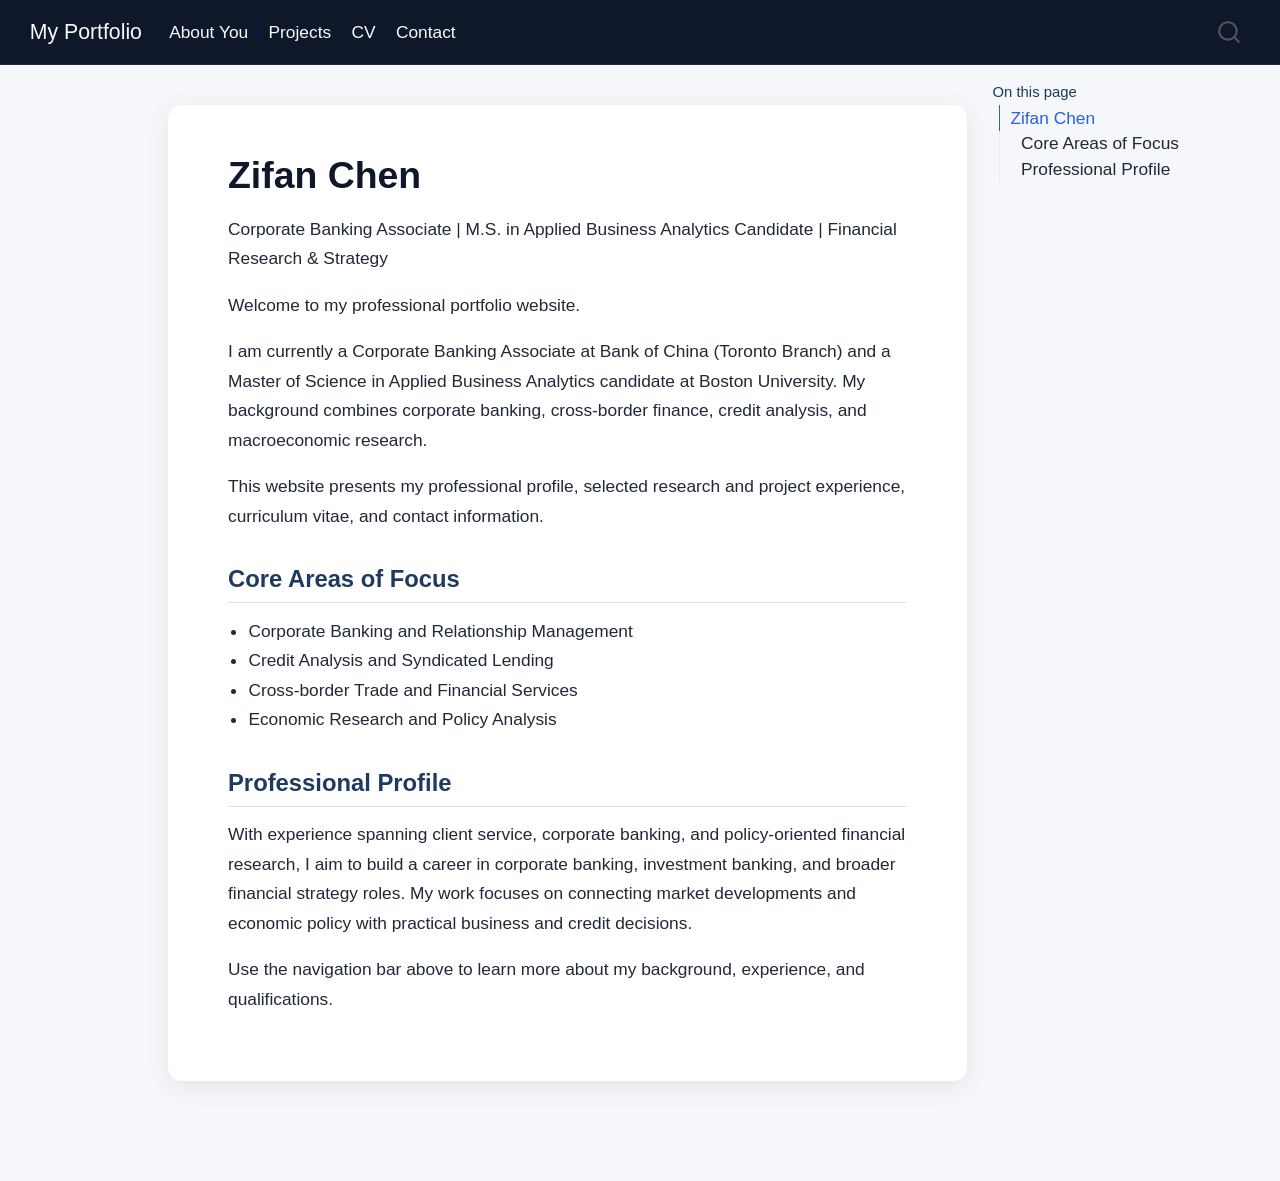
<file: index.html>
<!DOCTYPE html>
<html xmlns="http://www.w3.org/1999/xhtml" lang="en" xml:lang="en"><head>

<meta charset="utf-8">
<meta name="generator" content="quarto-1.8.27">

<meta name="viewport" content="width=device-width, initial-scale=1.0, user-scalable=yes">


<title>Home – My Portfolio</title>
<style>
code{white-space: pre-wrap;}
span.smallcaps{font-variant: small-caps;}
div.columns{display: flex; gap: min(4vw, 1.5em);}
div.column{flex: auto; overflow-x: auto;}
div.hanging-indent{margin-left: 1.5em; text-indent: -1.5em;}
ul.task-list{list-style: none;}
ul.task-list li input[type="checkbox"] {
  width: 0.8em;
  margin: 0 0.8em 0.2em -1em; /* quarto-specific, see https://github.com/quarto-dev/quarto-cli/issues/4556 */ 
  vertical-align: middle;
}
</style>


<script src="site_libs/quarto-nav/quarto-nav.js"></script>
<script src="site_libs/quarto-nav/headroom.min.js"></script>
<script src="site_libs/clipboard/clipboard.min.js"></script>
<script src="site_libs/quarto-search/autocomplete.umd.js"></script>
<script src="site_libs/quarto-search/fuse.min.js"></script>
<script src="site_libs/quarto-search/quarto-search.js"></script>
<meta name="quarto:offset" content="./">
<script src="site_libs/quarto-html/quarto.js" type="module"></script>
<script src="site_libs/quarto-html/tabsets/tabsets.js" type="module"></script>
<script src="site_libs/quarto-html/axe/axe-check.js" type="module"></script>
<script src="site_libs/quarto-html/popper.min.js"></script>
<script src="site_libs/quarto-html/tippy.umd.min.js"></script>
<script src="site_libs/quarto-html/anchor.min.js"></script>
<link href="site_libs/quarto-html/tippy.css" rel="stylesheet">
<link href="site_libs/quarto-html/quarto-syntax-highlighting-ed96de9b727972fe78a7b5d16c58bf87.css" rel="stylesheet" id="quarto-text-highlighting-styles">
<script src="site_libs/bootstrap/bootstrap.min.js"></script>
<link href="site_libs/bootstrap/bootstrap-icons.css" rel="stylesheet">
<link href="site_libs/bootstrap/bootstrap-f304bea5e97c0c243d9410a10128cea2.min.css" rel="stylesheet" append-hash="true" id="quarto-bootstrap" data-mode="light">
<script id="quarto-search-options" type="application/json">{
  "location": "navbar",
  "copy-button": false,
  "collapse-after": 3,
  "panel-placement": "end",
  "type": "overlay",
  "limit": 50,
  "keyboard-shortcut": [
    "f",
    "/",
    "s"
  ],
  "show-item-context": false,
  "language": {
    "search-no-results-text": "No results",
    "search-matching-documents-text": "matching documents",
    "search-copy-link-title": "Copy link to search",
    "search-hide-matches-text": "Hide additional matches",
    "search-more-match-text": "more match in this document",
    "search-more-matches-text": "more matches in this document",
    "search-clear-button-title": "Clear",
    "search-text-placeholder": "",
    "search-detached-cancel-button-title": "Cancel",
    "search-submit-button-title": "Submit",
    "search-label": "Search"
  }
}</script>


<link rel="stylesheet" href="styles.css">
</head>

<body class="nav-fixed quarto-light">

<div id="quarto-search-results"></div>
  <header id="quarto-header" class="headroom fixed-top">
    <nav class="navbar navbar-expand-lg " data-bs-theme="dark">
      <div class="navbar-container container-fluid">
      <div class="navbar-brand-container mx-auto">
    <a class="navbar-brand" href="./index.html">
    <span class="navbar-title">My Portfolio</span>
    </a>
  </div>
            <div id="quarto-search" class="" title="Search"></div>
          <button class="navbar-toggler" type="button" data-bs-toggle="collapse" data-bs-target="#navbarCollapse" aria-controls="navbarCollapse" role="menu" aria-expanded="false" aria-label="Toggle navigation" onclick="if (window.quartoToggleHeadroom) { window.quartoToggleHeadroom(); }">
  <span class="navbar-toggler-icon"></span>
</button>
          <div class="collapse navbar-collapse" id="navbarCollapse">
            <ul class="navbar-nav navbar-nav-scroll me-auto">
  <li class="nav-item">
    <a class="nav-link" href="./about.html"> 
<span class="menu-text">About You</span></a>
  </li>  
  <li class="nav-item">
    <a class="nav-link" href="./projects.html"> 
<span class="menu-text">Projects</span></a>
  </li>  
  <li class="nav-item">
    <a class="nav-link" href="./cv.html"> 
<span class="menu-text">CV</span></a>
  </li>  
  <li class="nav-item">
    <a class="nav-link" href="./contact.html"> 
<span class="menu-text">Contact</span></a>
  </li>  
</ul>
          </div> <!-- /navcollapse -->
            <div class="quarto-navbar-tools">
</div>
      </div> <!-- /container-fluid -->
    </nav>
</header>
<!-- content -->
<div id="quarto-content" class="quarto-container page-columns page-rows-contents page-layout-article page-navbar">
<!-- sidebar -->
<!-- margin-sidebar -->
    <div id="quarto-margin-sidebar" class="sidebar margin-sidebar">
        <nav id="TOC" role="doc-toc" class="toc-active">
    <h2 id="toc-title">On this page</h2>
   
  <ul>
  <li><a href="#zifan-chen" id="toc-zifan-chen" class="nav-link active" data-scroll-target="#zifan-chen">Zifan Chen</a>
  <ul class="collapse">
  <li><a href="#core-areas-of-focus" id="toc-core-areas-of-focus" class="nav-link" data-scroll-target="#core-areas-of-focus">Core Areas of Focus</a></li>
  <li><a href="#professional-profile" id="toc-professional-profile" class="nav-link" data-scroll-target="#professional-profile">Professional Profile</a></li>
  </ul></li>
  </ul>
</nav>
    </div>
<!-- main -->
<main class="content" id="quarto-document-content">

<header id="title-block-header" class="quarto-title-block default">
<div class="quarto-title">
<h1 class="title">Home</h1>
</div>



<div class="quarto-title-meta">

    
  
    
  </div>
  


</header>


<section id="zifan-chen" class="level1">
<h1>Zifan Chen</h1>
<p>Corporate Banking Associate | M.S. in Applied Business Analytics Candidate | Financial Research &amp; Strategy</p>
<p>Welcome to my professional portfolio website.</p>
<p>I am currently a Corporate Banking Associate at Bank of China (Toronto Branch) and a Master of Science in Applied Business Analytics candidate at Boston University. My background combines corporate banking, cross-border finance, credit analysis, and macroeconomic research.</p>
<p>This website presents my professional profile, selected research and project experience, curriculum vitae, and contact information.</p>
<section id="core-areas-of-focus" class="level2">
<h2 class="anchored" data-anchor-id="core-areas-of-focus">Core Areas of Focus</h2>
<ul>
<li>Corporate Banking and Relationship Management<br>
</li>
<li>Credit Analysis and Syndicated Lending<br>
</li>
<li>Cross-border Trade and Financial Services<br>
</li>
<li>Economic Research and Policy Analysis</li>
</ul>
</section>
<section id="professional-profile" class="level2">
<h2 class="anchored" data-anchor-id="professional-profile">Professional Profile</h2>
<p>With experience spanning client service, corporate banking, and policy-oriented financial research, I aim to build a career in corporate banking, investment banking, and broader financial strategy roles. My work focuses on connecting market developments and economic policy with practical business and credit decisions.</p>
<p>Use the navigation bar above to learn more about my background, experience, and qualifications.</p>


</section>
</section>

</main> <!-- /main -->
<script id="quarto-html-after-body" type="application/javascript">
  window.document.addEventListener("DOMContentLoaded", function (event) {
    const icon = "";
    const anchorJS = new window.AnchorJS();
    anchorJS.options = {
      placement: 'right',
      icon: icon
    };
    anchorJS.add('.anchored');
    const isCodeAnnotation = (el) => {
      for (const clz of el.classList) {
        if (clz.startsWith('code-annotation-')) {                     
          return true;
        }
      }
      return false;
    }
    const onCopySuccess = function(e) {
      // button target
      const button = e.trigger;
      // don't keep focus
      button.blur();
      // flash "checked"
      button.classList.add('code-copy-button-checked');
      var currentTitle = button.getAttribute("title");
      button.setAttribute("title", "Copied!");
      let tooltip;
      if (window.bootstrap) {
        button.setAttribute("data-bs-toggle", "tooltip");
        button.setAttribute("data-bs-placement", "left");
        button.setAttribute("data-bs-title", "Copied!");
        tooltip = new bootstrap.Tooltip(button, 
          { trigger: "manual", 
            customClass: "code-copy-button-tooltip",
            offset: [0, -8]});
        tooltip.show();    
      }
      setTimeout(function() {
        if (tooltip) {
          tooltip.hide();
          button.removeAttribute("data-bs-title");
          button.removeAttribute("data-bs-toggle");
          button.removeAttribute("data-bs-placement");
        }
        button.setAttribute("title", currentTitle);
        button.classList.remove('code-copy-button-checked');
      }, 1000);
      // clear code selection
      e.clearSelection();
    }
    const getTextToCopy = function(trigger) {
      const outerScaffold = trigger.parentElement.cloneNode(true);
      const codeEl = outerScaffold.querySelector('code');
      for (const childEl of codeEl.children) {
        if (isCodeAnnotation(childEl)) {
          childEl.remove();
        }
      }
      return codeEl.innerText;
    }
    const clipboard = new window.ClipboardJS('.code-copy-button:not([data-in-quarto-modal])', {
      text: getTextToCopy
    });
    clipboard.on('success', onCopySuccess);
    if (window.document.getElementById('quarto-embedded-source-code-modal')) {
      const clipboardModal = new window.ClipboardJS('.code-copy-button[data-in-quarto-modal]', {
        text: getTextToCopy,
        container: window.document.getElementById('quarto-embedded-source-code-modal')
      });
      clipboardModal.on('success', onCopySuccess);
    }
      var localhostRegex = new RegExp(/^(?:http|https):\/\/localhost\:?[0-9]*\//);
      var mailtoRegex = new RegExp(/^mailto:/);
        var filterRegex = new RegExp('/' + window.location.host + '/');
      var isInternal = (href) => {
          return filterRegex.test(href) || localhostRegex.test(href) || mailtoRegex.test(href);
      }
      // Inspect non-navigation links and adorn them if external
     var links = window.document.querySelectorAll('a[href]:not(.nav-link):not(.navbar-brand):not(.toc-action):not(.sidebar-link):not(.sidebar-item-toggle):not(.pagination-link):not(.no-external):not([aria-hidden]):not(.dropdown-item):not(.quarto-navigation-tool):not(.about-link)');
      for (var i=0; i<links.length; i++) {
        const link = links[i];
        if (!isInternal(link.href)) {
          // undo the damage that might have been done by quarto-nav.js in the case of
          // links that we want to consider external
          if (link.dataset.originalHref !== undefined) {
            link.href = link.dataset.originalHref;
          }
        }
      }
    function tippyHover(el, contentFn, onTriggerFn, onUntriggerFn) {
      const config = {
        allowHTML: true,
        maxWidth: 500,
        delay: 100,
        arrow: false,
        appendTo: function(el) {
            return el.parentElement;
        },
        interactive: true,
        interactiveBorder: 10,
        theme: 'quarto',
        placement: 'bottom-start',
      };
      if (contentFn) {
        config.content = contentFn;
      }
      if (onTriggerFn) {
        config.onTrigger = onTriggerFn;
      }
      if (onUntriggerFn) {
        config.onUntrigger = onUntriggerFn;
      }
      window.tippy(el, config); 
    }
    const noterefs = window.document.querySelectorAll('a[role="doc-noteref"]');
    for (var i=0; i<noterefs.length; i++) {
      const ref = noterefs[i];
      tippyHover(ref, function() {
        // use id or data attribute instead here
        let href = ref.getAttribute('data-footnote-href') || ref.getAttribute('href');
        try { href = new URL(href).hash; } catch {}
        const id = href.replace(/^#\/?/, "");
        const note = window.document.getElementById(id);
        if (note) {
          return note.innerHTML;
        } else {
          return "";
        }
      });
    }
    const xrefs = window.document.querySelectorAll('a.quarto-xref');
    const processXRef = (id, note) => {
      // Strip column container classes
      const stripColumnClz = (el) => {
        el.classList.remove("page-full", "page-columns");
        if (el.children) {
          for (const child of el.children) {
            stripColumnClz(child);
          }
        }
      }
      stripColumnClz(note)
      if (id === null || id.startsWith('sec-')) {
        // Special case sections, only their first couple elements
        const container = document.createElement("div");
        if (note.children && note.children.length > 2) {
          container.appendChild(note.children[0].cloneNode(true));
          for (let i = 1; i < note.children.length; i++) {
            const child = note.children[i];
            if (child.tagName === "P" && child.innerText === "") {
              continue;
            } else {
              container.appendChild(child.cloneNode(true));
              break;
            }
          }
          if (window.Quarto?.typesetMath) {
            window.Quarto.typesetMath(container);
          }
          return container.innerHTML
        } else {
          if (window.Quarto?.typesetMath) {
            window.Quarto.typesetMath(note);
          }
          return note.innerHTML;
        }
      } else {
        // Remove any anchor links if they are present
        const anchorLink = note.querySelector('a.anchorjs-link');
        if (anchorLink) {
          anchorLink.remove();
        }
        if (window.Quarto?.typesetMath) {
          window.Quarto.typesetMath(note);
        }
        if (note.classList.contains("callout")) {
          return note.outerHTML;
        } else {
          return note.innerHTML;
        }
      }
    }
    for (var i=0; i<xrefs.length; i++) {
      const xref = xrefs[i];
      tippyHover(xref, undefined, function(instance) {
        instance.disable();
        let url = xref.getAttribute('href');
        let hash = undefined; 
        if (url.startsWith('#')) {
          hash = url;
        } else {
          try { hash = new URL(url).hash; } catch {}
        }
        if (hash) {
          const id = hash.replace(/^#\/?/, "");
          const note = window.document.getElementById(id);
          if (note !== null) {
            try {
              const html = processXRef(id, note.cloneNode(true));
              instance.setContent(html);
            } finally {
              instance.enable();
              instance.show();
            }
          } else {
            // See if we can fetch this
            fetch(url.split('#')[0])
            .then(res => res.text())
            .then(html => {
              const parser = new DOMParser();
              const htmlDoc = parser.parseFromString(html, "text/html");
              const note = htmlDoc.getElementById(id);
              if (note !== null) {
                const html = processXRef(id, note);
                instance.setContent(html);
              } 
            }).finally(() => {
              instance.enable();
              instance.show();
            });
          }
        } else {
          // See if we can fetch a full url (with no hash to target)
          // This is a special case and we should probably do some content thinning / targeting
          fetch(url)
          .then(res => res.text())
          .then(html => {
            const parser = new DOMParser();
            const htmlDoc = parser.parseFromString(html, "text/html");
            const note = htmlDoc.querySelector('main.content');
            if (note !== null) {
              // This should only happen for chapter cross references
              // (since there is no id in the URL)
              // remove the first header
              if (note.children.length > 0 && note.children[0].tagName === "HEADER") {
                note.children[0].remove();
              }
              const html = processXRef(null, note);
              instance.setContent(html);
            } 
          }).finally(() => {
            instance.enable();
            instance.show();
          });
        }
      }, function(instance) {
      });
    }
        let selectedAnnoteEl;
        const selectorForAnnotation = ( cell, annotation) => {
          let cellAttr = 'data-code-cell="' + cell + '"';
          let lineAttr = 'data-code-annotation="' +  annotation + '"';
          const selector = 'span[' + cellAttr + '][' + lineAttr + ']';
          return selector;
        }
        const selectCodeLines = (annoteEl) => {
          const doc = window.document;
          const targetCell = annoteEl.getAttribute("data-target-cell");
          const targetAnnotation = annoteEl.getAttribute("data-target-annotation");
          const annoteSpan = window.document.querySelector(selectorForAnnotation(targetCell, targetAnnotation));
          const lines = annoteSpan.getAttribute("data-code-lines").split(",");
          const lineIds = lines.map((line) => {
            return targetCell + "-" + line;
          })
          let top = null;
          let height = null;
          let parent = null;
          if (lineIds.length > 0) {
              //compute the position of the single el (top and bottom and make a div)
              const el = window.document.getElementById(lineIds[0]);
              top = el.offsetTop;
              height = el.offsetHeight;
              parent = el.parentElement.parentElement;
            if (lineIds.length > 1) {
              const lastEl = window.document.getElementById(lineIds[lineIds.length - 1]);
              const bottom = lastEl.offsetTop + lastEl.offsetHeight;
              height = bottom - top;
            }
            if (top !== null && height !== null && parent !== null) {
              // cook up a div (if necessary) and position it 
              let div = window.document.getElementById("code-annotation-line-highlight");
              if (div === null) {
                div = window.document.createElement("div");
                div.setAttribute("id", "code-annotation-line-highlight");
                div.style.position = 'absolute';
                parent.appendChild(div);
              }
              div.style.top = top - 2 + "px";
              div.style.height = height + 4 + "px";
              div.style.left = 0;
              let gutterDiv = window.document.getElementById("code-annotation-line-highlight-gutter");
              if (gutterDiv === null) {
                gutterDiv = window.document.createElement("div");
                gutterDiv.setAttribute("id", "code-annotation-line-highlight-gutter");
                gutterDiv.style.position = 'absolute';
                const codeCell = window.document.getElementById(targetCell);
                const gutter = codeCell.querySelector('.code-annotation-gutter');
                gutter.appendChild(gutterDiv);
              }
              gutterDiv.style.top = top - 2 + "px";
              gutterDiv.style.height = height + 4 + "px";
            }
            selectedAnnoteEl = annoteEl;
          }
        };
        const unselectCodeLines = () => {
          const elementsIds = ["code-annotation-line-highlight", "code-annotation-line-highlight-gutter"];
          elementsIds.forEach((elId) => {
            const div = window.document.getElementById(elId);
            if (div) {
              div.remove();
            }
          });
          selectedAnnoteEl = undefined;
        };
          // Handle positioning of the toggle
      window.addEventListener(
        "resize",
        throttle(() => {
          elRect = undefined;
          if (selectedAnnoteEl) {
            selectCodeLines(selectedAnnoteEl);
          }
        }, 10)
      );
      function throttle(fn, ms) {
      let throttle = false;
      let timer;
        return (...args) => {
          if(!throttle) { // first call gets through
              fn.apply(this, args);
              throttle = true;
          } else { // all the others get throttled
              if(timer) clearTimeout(timer); // cancel #2
              timer = setTimeout(() => {
                fn.apply(this, args);
                timer = throttle = false;
              }, ms);
          }
        };
      }
        // Attach click handler to the DT
        const annoteDls = window.document.querySelectorAll('dt[data-target-cell]');
        for (const annoteDlNode of annoteDls) {
          annoteDlNode.addEventListener('click', (event) => {
            const clickedEl = event.target;
            if (clickedEl !== selectedAnnoteEl) {
              unselectCodeLines();
              const activeEl = window.document.querySelector('dt[data-target-cell].code-annotation-active');
              if (activeEl) {
                activeEl.classList.remove('code-annotation-active');
              }
              selectCodeLines(clickedEl);
              clickedEl.classList.add('code-annotation-active');
            } else {
              // Unselect the line
              unselectCodeLines();
              clickedEl.classList.remove('code-annotation-active');
            }
          });
        }
    const findCites = (el) => {
      const parentEl = el.parentElement;
      if (parentEl) {
        const cites = parentEl.dataset.cites;
        if (cites) {
          return {
            el,
            cites: cites.split(' ')
          };
        } else {
          return findCites(el.parentElement)
        }
      } else {
        return undefined;
      }
    };
    var bibliorefs = window.document.querySelectorAll('a[role="doc-biblioref"]');
    for (var i=0; i<bibliorefs.length; i++) {
      const ref = bibliorefs[i];
      const citeInfo = findCites(ref);
      if (citeInfo) {
        tippyHover(citeInfo.el, function() {
          var popup = window.document.createElement('div');
          citeInfo.cites.forEach(function(cite) {
            var citeDiv = window.document.createElement('div');
            citeDiv.classList.add('hanging-indent');
            citeDiv.classList.add('csl-entry');
            var biblioDiv = window.document.getElementById('ref-' + cite);
            if (biblioDiv) {
              citeDiv.innerHTML = biblioDiv.innerHTML;
            }
            popup.appendChild(citeDiv);
          });
          return popup.innerHTML;
        });
      }
    }
  });
  </script>
</div> <!-- /content -->




</body></html>
</file>
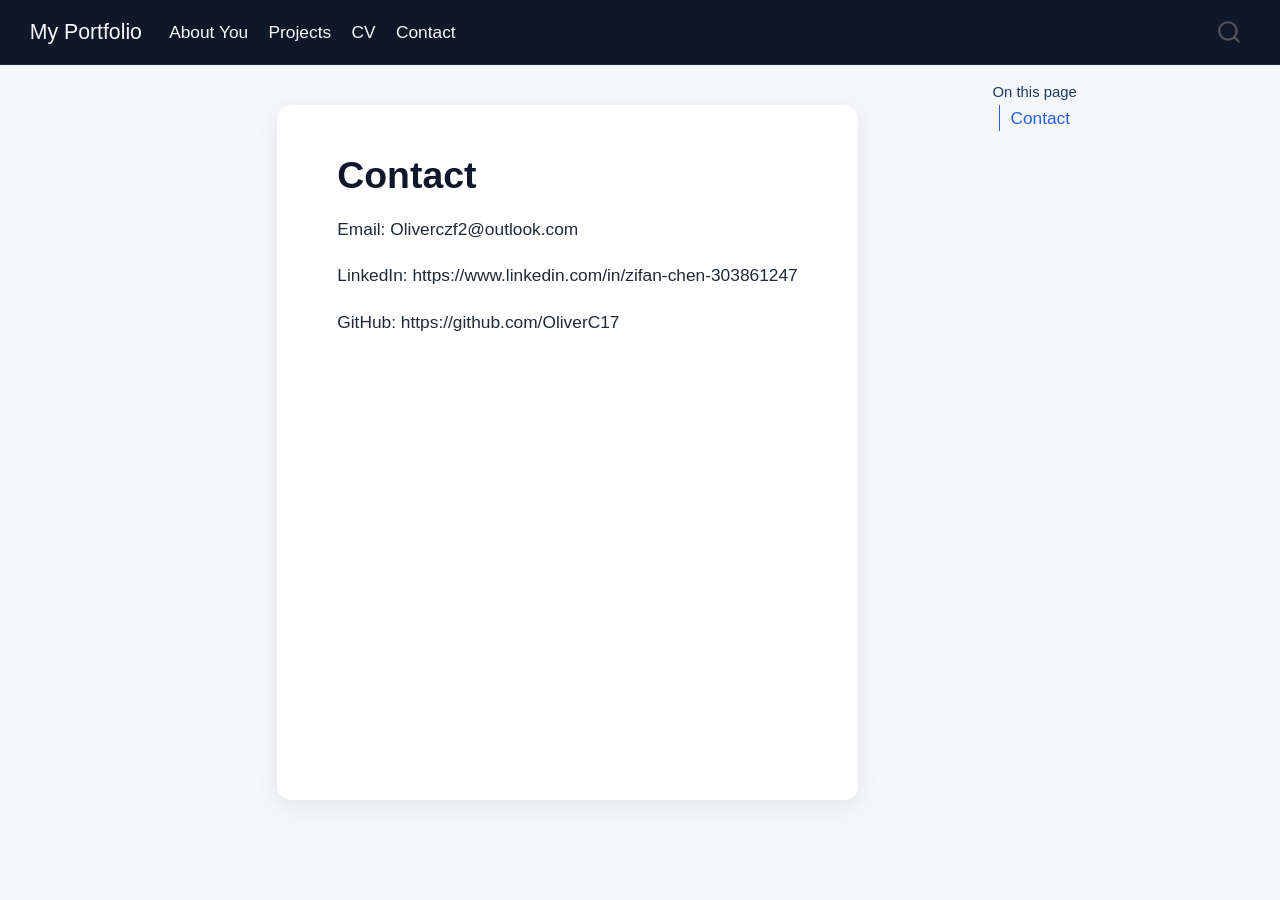
<file: contact.html>
<!DOCTYPE html>
<html xmlns="http://www.w3.org/1999/xhtml" lang="en" xml:lang="en"><head>

<meta charset="utf-8">
<meta name="generator" content="quarto-1.8.27">

<meta name="viewport" content="width=device-width, initial-scale=1.0, user-scalable=yes">


<title>Contact – My Portfolio</title>
<style>
code{white-space: pre-wrap;}
span.smallcaps{font-variant: small-caps;}
div.columns{display: flex; gap: min(4vw, 1.5em);}
div.column{flex: auto; overflow-x: auto;}
div.hanging-indent{margin-left: 1.5em; text-indent: -1.5em;}
ul.task-list{list-style: none;}
ul.task-list li input[type="checkbox"] {
  width: 0.8em;
  margin: 0 0.8em 0.2em -1em; /* quarto-specific, see https://github.com/quarto-dev/quarto-cli/issues/4556 */ 
  vertical-align: middle;
}
</style>


<script src="site_libs/quarto-nav/quarto-nav.js"></script>
<script src="site_libs/quarto-nav/headroom.min.js"></script>
<script src="site_libs/clipboard/clipboard.min.js"></script>
<script src="site_libs/quarto-search/autocomplete.umd.js"></script>
<script src="site_libs/quarto-search/fuse.min.js"></script>
<script src="site_libs/quarto-search/quarto-search.js"></script>
<meta name="quarto:offset" content="./">
<script src="site_libs/quarto-html/quarto.js" type="module"></script>
<script src="site_libs/quarto-html/tabsets/tabsets.js" type="module"></script>
<script src="site_libs/quarto-html/axe/axe-check.js" type="module"></script>
<script src="site_libs/quarto-html/popper.min.js"></script>
<script src="site_libs/quarto-html/tippy.umd.min.js"></script>
<script src="site_libs/quarto-html/anchor.min.js"></script>
<link href="site_libs/quarto-html/tippy.css" rel="stylesheet">
<link href="site_libs/quarto-html/quarto-syntax-highlighting-ed96de9b727972fe78a7b5d16c58bf87.css" rel="stylesheet" id="quarto-text-highlighting-styles">
<script src="site_libs/bootstrap/bootstrap.min.js"></script>
<link href="site_libs/bootstrap/bootstrap-icons.css" rel="stylesheet">
<link href="site_libs/bootstrap/bootstrap-f304bea5e97c0c243d9410a10128cea2.min.css" rel="stylesheet" append-hash="true" id="quarto-bootstrap" data-mode="light">
<script id="quarto-search-options" type="application/json">{
  "location": "navbar",
  "copy-button": false,
  "collapse-after": 3,
  "panel-placement": "end",
  "type": "overlay",
  "limit": 50,
  "keyboard-shortcut": [
    "f",
    "/",
    "s"
  ],
  "show-item-context": false,
  "language": {
    "search-no-results-text": "No results",
    "search-matching-documents-text": "matching documents",
    "search-copy-link-title": "Copy link to search",
    "search-hide-matches-text": "Hide additional matches",
    "search-more-match-text": "more match in this document",
    "search-more-matches-text": "more matches in this document",
    "search-clear-button-title": "Clear",
    "search-text-placeholder": "",
    "search-detached-cancel-button-title": "Cancel",
    "search-submit-button-title": "Submit",
    "search-label": "Search"
  }
}</script>


<link rel="stylesheet" href="styles.css">
</head>

<body class="nav-fixed quarto-light">

<div id="quarto-search-results"></div>
  <header id="quarto-header" class="headroom fixed-top">
    <nav class="navbar navbar-expand-lg " data-bs-theme="dark">
      <div class="navbar-container container-fluid">
      <div class="navbar-brand-container mx-auto">
    <a class="navbar-brand" href="./index.html">
    <span class="navbar-title">My Portfolio</span>
    </a>
  </div>
            <div id="quarto-search" class="" title="Search"></div>
          <button class="navbar-toggler" type="button" data-bs-toggle="collapse" data-bs-target="#navbarCollapse" aria-controls="navbarCollapse" role="menu" aria-expanded="false" aria-label="Toggle navigation" onclick="if (window.quartoToggleHeadroom) { window.quartoToggleHeadroom(); }">
  <span class="navbar-toggler-icon"></span>
</button>
          <div class="collapse navbar-collapse" id="navbarCollapse">
            <ul class="navbar-nav navbar-nav-scroll me-auto">
  <li class="nav-item">
    <a class="nav-link" href="./about.html"> 
<span class="menu-text">About You</span></a>
  </li>  
  <li class="nav-item">
    <a class="nav-link" href="./projects.html"> 
<span class="menu-text">Projects</span></a>
  </li>  
  <li class="nav-item">
    <a class="nav-link" href="./cv.html"> 
<span class="menu-text">CV</span></a>
  </li>  
  <li class="nav-item">
    <a class="nav-link active" href="./contact.html" aria-current="page"> 
<span class="menu-text">Contact</span></a>
  </li>  
</ul>
          </div> <!-- /navcollapse -->
            <div class="quarto-navbar-tools">
</div>
      </div> <!-- /container-fluid -->
    </nav>
</header>
<!-- content -->
<div id="quarto-content" class="quarto-container page-columns page-rows-contents page-layout-article page-navbar">
<!-- sidebar -->
<!-- margin-sidebar -->
    <div id="quarto-margin-sidebar" class="sidebar margin-sidebar">
        <nav id="TOC" role="doc-toc" class="toc-active">
    <h2 id="toc-title">On this page</h2>
   
  <ul>
  <li><a href="#contact" id="toc-contact" class="nav-link active" data-scroll-target="#contact">Contact</a></li>
  </ul>
</nav>
    </div>
<!-- main -->
<main class="content" id="quarto-document-content">

<header id="title-block-header" class="quarto-title-block default">
<div class="quarto-title">
<h1 class="title">Contact</h1>
</div>



<div class="quarto-title-meta">

    
  
    
  </div>
  


</header>


<section id="contact" class="level1">
<h1>Contact</h1>
<p>Email: Oliverczf2@outlook.com</p>
<p>LinkedIn: https://www.linkedin.com/in/zifan-chen-303861247</p>
<p>GitHub: https://github.com/OliverC17</p>


</section>

</main> <!-- /main -->
<script id="quarto-html-after-body" type="application/javascript">
  window.document.addEventListener("DOMContentLoaded", function (event) {
    const icon = "";
    const anchorJS = new window.AnchorJS();
    anchorJS.options = {
      placement: 'right',
      icon: icon
    };
    anchorJS.add('.anchored');
    const isCodeAnnotation = (el) => {
      for (const clz of el.classList) {
        if (clz.startsWith('code-annotation-')) {                     
          return true;
        }
      }
      return false;
    }
    const onCopySuccess = function(e) {
      // button target
      const button = e.trigger;
      // don't keep focus
      button.blur();
      // flash "checked"
      button.classList.add('code-copy-button-checked');
      var currentTitle = button.getAttribute("title");
      button.setAttribute("title", "Copied!");
      let tooltip;
      if (window.bootstrap) {
        button.setAttribute("data-bs-toggle", "tooltip");
        button.setAttribute("data-bs-placement", "left");
        button.setAttribute("data-bs-title", "Copied!");
        tooltip = new bootstrap.Tooltip(button, 
          { trigger: "manual", 
            customClass: "code-copy-button-tooltip",
            offset: [0, -8]});
        tooltip.show();    
      }
      setTimeout(function() {
        if (tooltip) {
          tooltip.hide();
          button.removeAttribute("data-bs-title");
          button.removeAttribute("data-bs-toggle");
          button.removeAttribute("data-bs-placement");
        }
        button.setAttribute("title", currentTitle);
        button.classList.remove('code-copy-button-checked');
      }, 1000);
      // clear code selection
      e.clearSelection();
    }
    const getTextToCopy = function(trigger) {
      const outerScaffold = trigger.parentElement.cloneNode(true);
      const codeEl = outerScaffold.querySelector('code');
      for (const childEl of codeEl.children) {
        if (isCodeAnnotation(childEl)) {
          childEl.remove();
        }
      }
      return codeEl.innerText;
    }
    const clipboard = new window.ClipboardJS('.code-copy-button:not([data-in-quarto-modal])', {
      text: getTextToCopy
    });
    clipboard.on('success', onCopySuccess);
    if (window.document.getElementById('quarto-embedded-source-code-modal')) {
      const clipboardModal = new window.ClipboardJS('.code-copy-button[data-in-quarto-modal]', {
        text: getTextToCopy,
        container: window.document.getElementById('quarto-embedded-source-code-modal')
      });
      clipboardModal.on('success', onCopySuccess);
    }
      var localhostRegex = new RegExp(/^(?:http|https):\/\/localhost\:?[0-9]*\//);
      var mailtoRegex = new RegExp(/^mailto:/);
        var filterRegex = new RegExp('/' + window.location.host + '/');
      var isInternal = (href) => {
          return filterRegex.test(href) || localhostRegex.test(href) || mailtoRegex.test(href);
      }
      // Inspect non-navigation links and adorn them if external
     var links = window.document.querySelectorAll('a[href]:not(.nav-link):not(.navbar-brand):not(.toc-action):not(.sidebar-link):not(.sidebar-item-toggle):not(.pagination-link):not(.no-external):not([aria-hidden]):not(.dropdown-item):not(.quarto-navigation-tool):not(.about-link)');
      for (var i=0; i<links.length; i++) {
        const link = links[i];
        if (!isInternal(link.href)) {
          // undo the damage that might have been done by quarto-nav.js in the case of
          // links that we want to consider external
          if (link.dataset.originalHref !== undefined) {
            link.href = link.dataset.originalHref;
          }
        }
      }
    function tippyHover(el, contentFn, onTriggerFn, onUntriggerFn) {
      const config = {
        allowHTML: true,
        maxWidth: 500,
        delay: 100,
        arrow: false,
        appendTo: function(el) {
            return el.parentElement;
        },
        interactive: true,
        interactiveBorder: 10,
        theme: 'quarto',
        placement: 'bottom-start',
      };
      if (contentFn) {
        config.content = contentFn;
      }
      if (onTriggerFn) {
        config.onTrigger = onTriggerFn;
      }
      if (onUntriggerFn) {
        config.onUntrigger = onUntriggerFn;
      }
      window.tippy(el, config); 
    }
    const noterefs = window.document.querySelectorAll('a[role="doc-noteref"]');
    for (var i=0; i<noterefs.length; i++) {
      const ref = noterefs[i];
      tippyHover(ref, function() {
        // use id or data attribute instead here
        let href = ref.getAttribute('data-footnote-href') || ref.getAttribute('href');
        try { href = new URL(href).hash; } catch {}
        const id = href.replace(/^#\/?/, "");
        const note = window.document.getElementById(id);
        if (note) {
          return note.innerHTML;
        } else {
          return "";
        }
      });
    }
    const xrefs = window.document.querySelectorAll('a.quarto-xref');
    const processXRef = (id, note) => {
      // Strip column container classes
      const stripColumnClz = (el) => {
        el.classList.remove("page-full", "page-columns");
        if (el.children) {
          for (const child of el.children) {
            stripColumnClz(child);
          }
        }
      }
      stripColumnClz(note)
      if (id === null || id.startsWith('sec-')) {
        // Special case sections, only their first couple elements
        const container = document.createElement("div");
        if (note.children && note.children.length > 2) {
          container.appendChild(note.children[0].cloneNode(true));
          for (let i = 1; i < note.children.length; i++) {
            const child = note.children[i];
            if (child.tagName === "P" && child.innerText === "") {
              continue;
            } else {
              container.appendChild(child.cloneNode(true));
              break;
            }
          }
          if (window.Quarto?.typesetMath) {
            window.Quarto.typesetMath(container);
          }
          return container.innerHTML
        } else {
          if (window.Quarto?.typesetMath) {
            window.Quarto.typesetMath(note);
          }
          return note.innerHTML;
        }
      } else {
        // Remove any anchor links if they are present
        const anchorLink = note.querySelector('a.anchorjs-link');
        if (anchorLink) {
          anchorLink.remove();
        }
        if (window.Quarto?.typesetMath) {
          window.Quarto.typesetMath(note);
        }
        if (note.classList.contains("callout")) {
          return note.outerHTML;
        } else {
          return note.innerHTML;
        }
      }
    }
    for (var i=0; i<xrefs.length; i++) {
      const xref = xrefs[i];
      tippyHover(xref, undefined, function(instance) {
        instance.disable();
        let url = xref.getAttribute('href');
        let hash = undefined; 
        if (url.startsWith('#')) {
          hash = url;
        } else {
          try { hash = new URL(url).hash; } catch {}
        }
        if (hash) {
          const id = hash.replace(/^#\/?/, "");
          const note = window.document.getElementById(id);
          if (note !== null) {
            try {
              const html = processXRef(id, note.cloneNode(true));
              instance.setContent(html);
            } finally {
              instance.enable();
              instance.show();
            }
          } else {
            // See if we can fetch this
            fetch(url.split('#')[0])
            .then(res => res.text())
            .then(html => {
              const parser = new DOMParser();
              const htmlDoc = parser.parseFromString(html, "text/html");
              const note = htmlDoc.getElementById(id);
              if (note !== null) {
                const html = processXRef(id, note);
                instance.setContent(html);
              } 
            }).finally(() => {
              instance.enable();
              instance.show();
            });
          }
        } else {
          // See if we can fetch a full url (with no hash to target)
          // This is a special case and we should probably do some content thinning / targeting
          fetch(url)
          .then(res => res.text())
          .then(html => {
            const parser = new DOMParser();
            const htmlDoc = parser.parseFromString(html, "text/html");
            const note = htmlDoc.querySelector('main.content');
            if (note !== null) {
              // This should only happen for chapter cross references
              // (since there is no id in the URL)
              // remove the first header
              if (note.children.length > 0 && note.children[0].tagName === "HEADER") {
                note.children[0].remove();
              }
              const html = processXRef(null, note);
              instance.setContent(html);
            } 
          }).finally(() => {
            instance.enable();
            instance.show();
          });
        }
      }, function(instance) {
      });
    }
        let selectedAnnoteEl;
        const selectorForAnnotation = ( cell, annotation) => {
          let cellAttr = 'data-code-cell="' + cell + '"';
          let lineAttr = 'data-code-annotation="' +  annotation + '"';
          const selector = 'span[' + cellAttr + '][' + lineAttr + ']';
          return selector;
        }
        const selectCodeLines = (annoteEl) => {
          const doc = window.document;
          const targetCell = annoteEl.getAttribute("data-target-cell");
          const targetAnnotation = annoteEl.getAttribute("data-target-annotation");
          const annoteSpan = window.document.querySelector(selectorForAnnotation(targetCell, targetAnnotation));
          const lines = annoteSpan.getAttribute("data-code-lines").split(",");
          const lineIds = lines.map((line) => {
            return targetCell + "-" + line;
          })
          let top = null;
          let height = null;
          let parent = null;
          if (lineIds.length > 0) {
              //compute the position of the single el (top and bottom and make a div)
              const el = window.document.getElementById(lineIds[0]);
              top = el.offsetTop;
              height = el.offsetHeight;
              parent = el.parentElement.parentElement;
            if (lineIds.length > 1) {
              const lastEl = window.document.getElementById(lineIds[lineIds.length - 1]);
              const bottom = lastEl.offsetTop + lastEl.offsetHeight;
              height = bottom - top;
            }
            if (top !== null && height !== null && parent !== null) {
              // cook up a div (if necessary) and position it 
              let div = window.document.getElementById("code-annotation-line-highlight");
              if (div === null) {
                div = window.document.createElement("div");
                div.setAttribute("id", "code-annotation-line-highlight");
                div.style.position = 'absolute';
                parent.appendChild(div);
              }
              div.style.top = top - 2 + "px";
              div.style.height = height + 4 + "px";
              div.style.left = 0;
              let gutterDiv = window.document.getElementById("code-annotation-line-highlight-gutter");
              if (gutterDiv === null) {
                gutterDiv = window.document.createElement("div");
                gutterDiv.setAttribute("id", "code-annotation-line-highlight-gutter");
                gutterDiv.style.position = 'absolute';
                const codeCell = window.document.getElementById(targetCell);
                const gutter = codeCell.querySelector('.code-annotation-gutter');
                gutter.appendChild(gutterDiv);
              }
              gutterDiv.style.top = top - 2 + "px";
              gutterDiv.style.height = height + 4 + "px";
            }
            selectedAnnoteEl = annoteEl;
          }
        };
        const unselectCodeLines = () => {
          const elementsIds = ["code-annotation-line-highlight", "code-annotation-line-highlight-gutter"];
          elementsIds.forEach((elId) => {
            const div = window.document.getElementById(elId);
            if (div) {
              div.remove();
            }
          });
          selectedAnnoteEl = undefined;
        };
          // Handle positioning of the toggle
      window.addEventListener(
        "resize",
        throttle(() => {
          elRect = undefined;
          if (selectedAnnoteEl) {
            selectCodeLines(selectedAnnoteEl);
          }
        }, 10)
      );
      function throttle(fn, ms) {
      let throttle = false;
      let timer;
        return (...args) => {
          if(!throttle) { // first call gets through
              fn.apply(this, args);
              throttle = true;
          } else { // all the others get throttled
              if(timer) clearTimeout(timer); // cancel #2
              timer = setTimeout(() => {
                fn.apply(this, args);
                timer = throttle = false;
              }, ms);
          }
        };
      }
        // Attach click handler to the DT
        const annoteDls = window.document.querySelectorAll('dt[data-target-cell]');
        for (const annoteDlNode of annoteDls) {
          annoteDlNode.addEventListener('click', (event) => {
            const clickedEl = event.target;
            if (clickedEl !== selectedAnnoteEl) {
              unselectCodeLines();
              const activeEl = window.document.querySelector('dt[data-target-cell].code-annotation-active');
              if (activeEl) {
                activeEl.classList.remove('code-annotation-active');
              }
              selectCodeLines(clickedEl);
              clickedEl.classList.add('code-annotation-active');
            } else {
              // Unselect the line
              unselectCodeLines();
              clickedEl.classList.remove('code-annotation-active');
            }
          });
        }
    const findCites = (el) => {
      const parentEl = el.parentElement;
      if (parentEl) {
        const cites = parentEl.dataset.cites;
        if (cites) {
          return {
            el,
            cites: cites.split(' ')
          };
        } else {
          return findCites(el.parentElement)
        }
      } else {
        return undefined;
      }
    };
    var bibliorefs = window.document.querySelectorAll('a[role="doc-biblioref"]');
    for (var i=0; i<bibliorefs.length; i++) {
      const ref = bibliorefs[i];
      const citeInfo = findCites(ref);
      if (citeInfo) {
        tippyHover(citeInfo.el, function() {
          var popup = window.document.createElement('div');
          citeInfo.cites.forEach(function(cite) {
            var citeDiv = window.document.createElement('div');
            citeDiv.classList.add('hanging-indent');
            citeDiv.classList.add('csl-entry');
            var biblioDiv = window.document.getElementById('ref-' + cite);
            if (biblioDiv) {
              citeDiv.innerHTML = biblioDiv.innerHTML;
            }
            popup.appendChild(citeDiv);
          });
          return popup.innerHTML;
        });
      }
    }
  });
  </script>
</div> <!-- /content -->




</body></html>
</file>
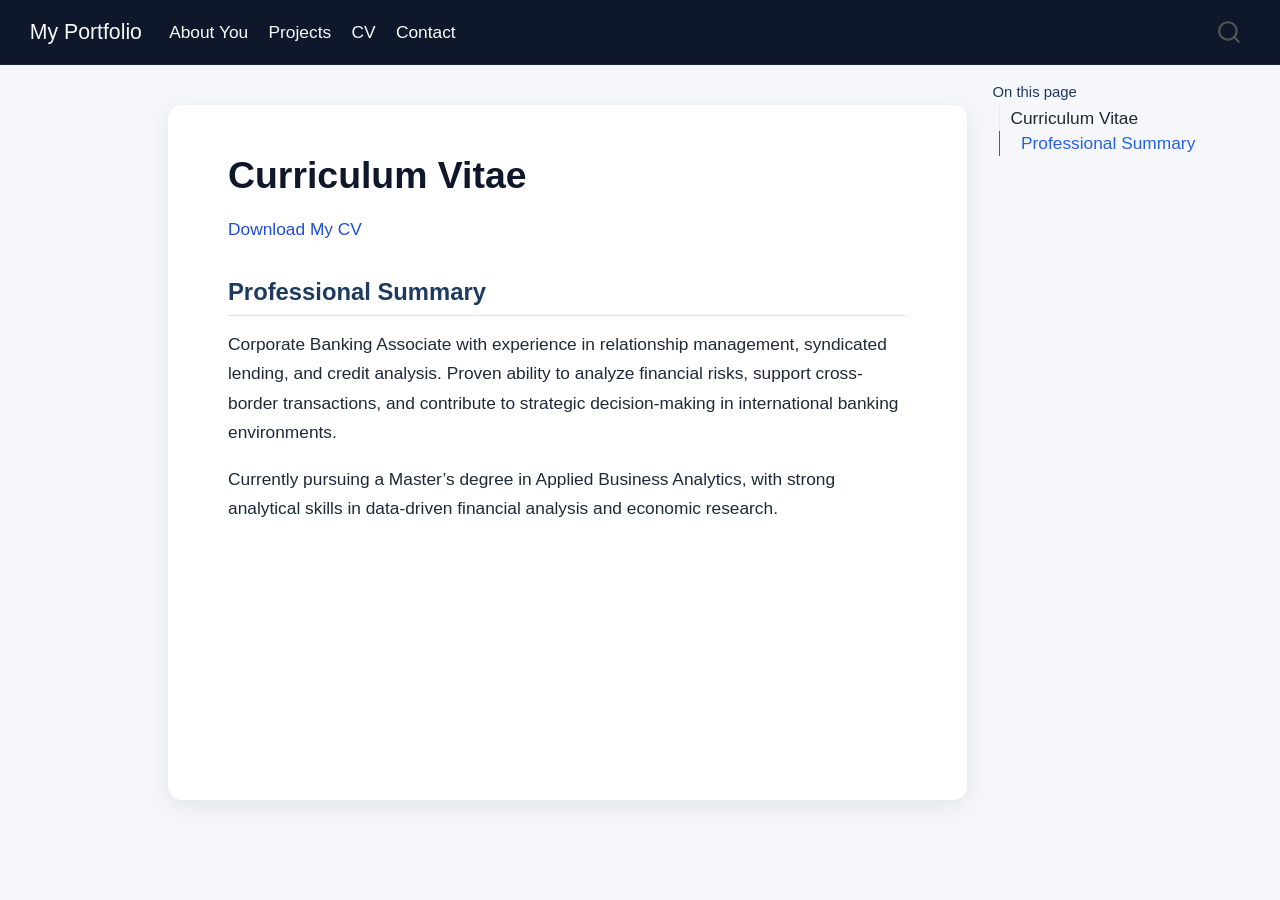
<file: cv.html>
<!DOCTYPE html>
<html xmlns="http://www.w3.org/1999/xhtml" lang="en" xml:lang="en"><head>

<meta charset="utf-8">
<meta name="generator" content="quarto-1.8.27">

<meta name="viewport" content="width=device-width, initial-scale=1.0, user-scalable=yes">


<title>CV – My Portfolio</title>
<style>
code{white-space: pre-wrap;}
span.smallcaps{font-variant: small-caps;}
div.columns{display: flex; gap: min(4vw, 1.5em);}
div.column{flex: auto; overflow-x: auto;}
div.hanging-indent{margin-left: 1.5em; text-indent: -1.5em;}
ul.task-list{list-style: none;}
ul.task-list li input[type="checkbox"] {
  width: 0.8em;
  margin: 0 0.8em 0.2em -1em; /* quarto-specific, see https://github.com/quarto-dev/quarto-cli/issues/4556 */ 
  vertical-align: middle;
}
</style>


<script src="site_libs/quarto-nav/quarto-nav.js"></script>
<script src="site_libs/quarto-nav/headroom.min.js"></script>
<script src="site_libs/clipboard/clipboard.min.js"></script>
<script src="site_libs/quarto-search/autocomplete.umd.js"></script>
<script src="site_libs/quarto-search/fuse.min.js"></script>
<script src="site_libs/quarto-search/quarto-search.js"></script>
<meta name="quarto:offset" content="./">
<script src="site_libs/quarto-html/quarto.js" type="module"></script>
<script src="site_libs/quarto-html/tabsets/tabsets.js" type="module"></script>
<script src="site_libs/quarto-html/axe/axe-check.js" type="module"></script>
<script src="site_libs/quarto-html/popper.min.js"></script>
<script src="site_libs/quarto-html/tippy.umd.min.js"></script>
<script src="site_libs/quarto-html/anchor.min.js"></script>
<link href="site_libs/quarto-html/tippy.css" rel="stylesheet">
<link href="site_libs/quarto-html/quarto-syntax-highlighting-ed96de9b727972fe78a7b5d16c58bf87.css" rel="stylesheet" id="quarto-text-highlighting-styles">
<script src="site_libs/bootstrap/bootstrap.min.js"></script>
<link href="site_libs/bootstrap/bootstrap-icons.css" rel="stylesheet">
<link href="site_libs/bootstrap/bootstrap-f304bea5e97c0c243d9410a10128cea2.min.css" rel="stylesheet" append-hash="true" id="quarto-bootstrap" data-mode="light">
<script id="quarto-search-options" type="application/json">{
  "location": "navbar",
  "copy-button": false,
  "collapse-after": 3,
  "panel-placement": "end",
  "type": "overlay",
  "limit": 50,
  "keyboard-shortcut": [
    "f",
    "/",
    "s"
  ],
  "show-item-context": false,
  "language": {
    "search-no-results-text": "No results",
    "search-matching-documents-text": "matching documents",
    "search-copy-link-title": "Copy link to search",
    "search-hide-matches-text": "Hide additional matches",
    "search-more-match-text": "more match in this document",
    "search-more-matches-text": "more matches in this document",
    "search-clear-button-title": "Clear",
    "search-text-placeholder": "",
    "search-detached-cancel-button-title": "Cancel",
    "search-submit-button-title": "Submit",
    "search-label": "Search"
  }
}</script>


<link rel="stylesheet" href="styles.css">
</head>

<body class="nav-fixed quarto-light">

<div id="quarto-search-results"></div>
  <header id="quarto-header" class="headroom fixed-top">
    <nav class="navbar navbar-expand-lg " data-bs-theme="dark">
      <div class="navbar-container container-fluid">
      <div class="navbar-brand-container mx-auto">
    <a class="navbar-brand" href="./index.html">
    <span class="navbar-title">My Portfolio</span>
    </a>
  </div>
            <div id="quarto-search" class="" title="Search"></div>
          <button class="navbar-toggler" type="button" data-bs-toggle="collapse" data-bs-target="#navbarCollapse" aria-controls="navbarCollapse" role="menu" aria-expanded="false" aria-label="Toggle navigation" onclick="if (window.quartoToggleHeadroom) { window.quartoToggleHeadroom(); }">
  <span class="navbar-toggler-icon"></span>
</button>
          <div class="collapse navbar-collapse" id="navbarCollapse">
            <ul class="navbar-nav navbar-nav-scroll me-auto">
  <li class="nav-item">
    <a class="nav-link" href="./about.html"> 
<span class="menu-text">About You</span></a>
  </li>  
  <li class="nav-item">
    <a class="nav-link" href="./projects.html"> 
<span class="menu-text">Projects</span></a>
  </li>  
  <li class="nav-item">
    <a class="nav-link active" href="./cv.html" aria-current="page"> 
<span class="menu-text">CV</span></a>
  </li>  
  <li class="nav-item">
    <a class="nav-link" href="./contact.html"> 
<span class="menu-text">Contact</span></a>
  </li>  
</ul>
          </div> <!-- /navcollapse -->
            <div class="quarto-navbar-tools">
</div>
      </div> <!-- /container-fluid -->
    </nav>
</header>
<!-- content -->
<div id="quarto-content" class="quarto-container page-columns page-rows-contents page-layout-article page-navbar">
<!-- sidebar -->
<!-- margin-sidebar -->
    <div id="quarto-margin-sidebar" class="sidebar margin-sidebar">
        <nav id="TOC" role="doc-toc" class="toc-active">
    <h2 id="toc-title">On this page</h2>
   
  <ul>
  <li><a href="#curriculum-vitae" id="toc-curriculum-vitae" class="nav-link active" data-scroll-target="#curriculum-vitae">Curriculum Vitae</a>
  <ul class="collapse">
  <li><a href="#professional-summary" id="toc-professional-summary" class="nav-link" data-scroll-target="#professional-summary">Professional Summary</a></li>
  </ul></li>
  </ul>
</nav>
    </div>
<!-- main -->
<main class="content" id="quarto-document-content">

<header id="title-block-header" class="quarto-title-block default">
<div class="quarto-title">
<h1 class="title">CV</h1>
</div>



<div class="quarto-title-meta">

    
  
    
  </div>
  


</header>


<section id="curriculum-vitae" class="level1">
<h1>Curriculum Vitae</h1>
<p><a href="files/Zifan_Chen_CV.pdf">Download My CV</a></p>
<section id="professional-summary" class="level2">
<h2 class="anchored" data-anchor-id="professional-summary">Professional Summary</h2>
<p>Corporate Banking Associate with experience in relationship management, syndicated lending, and credit analysis. Proven ability to analyze financial risks, support cross-border transactions, and contribute to strategic decision-making in international banking environments.</p>
<p>Currently pursuing a Master’s degree in Applied Business Analytics, with strong analytical skills in data-driven financial analysis and economic research.</p>


</section>
</section>

</main> <!-- /main -->
<script id="quarto-html-after-body" type="application/javascript">
  window.document.addEventListener("DOMContentLoaded", function (event) {
    const icon = "";
    const anchorJS = new window.AnchorJS();
    anchorJS.options = {
      placement: 'right',
      icon: icon
    };
    anchorJS.add('.anchored');
    const isCodeAnnotation = (el) => {
      for (const clz of el.classList) {
        if (clz.startsWith('code-annotation-')) {                     
          return true;
        }
      }
      return false;
    }
    const onCopySuccess = function(e) {
      // button target
      const button = e.trigger;
      // don't keep focus
      button.blur();
      // flash "checked"
      button.classList.add('code-copy-button-checked');
      var currentTitle = button.getAttribute("title");
      button.setAttribute("title", "Copied!");
      let tooltip;
      if (window.bootstrap) {
        button.setAttribute("data-bs-toggle", "tooltip");
        button.setAttribute("data-bs-placement", "left");
        button.setAttribute("data-bs-title", "Copied!");
        tooltip = new bootstrap.Tooltip(button, 
          { trigger: "manual", 
            customClass: "code-copy-button-tooltip",
            offset: [0, -8]});
        tooltip.show();    
      }
      setTimeout(function() {
        if (tooltip) {
          tooltip.hide();
          button.removeAttribute("data-bs-title");
          button.removeAttribute("data-bs-toggle");
          button.removeAttribute("data-bs-placement");
        }
        button.setAttribute("title", currentTitle);
        button.classList.remove('code-copy-button-checked');
      }, 1000);
      // clear code selection
      e.clearSelection();
    }
    const getTextToCopy = function(trigger) {
      const outerScaffold = trigger.parentElement.cloneNode(true);
      const codeEl = outerScaffold.querySelector('code');
      for (const childEl of codeEl.children) {
        if (isCodeAnnotation(childEl)) {
          childEl.remove();
        }
      }
      return codeEl.innerText;
    }
    const clipboard = new window.ClipboardJS('.code-copy-button:not([data-in-quarto-modal])', {
      text: getTextToCopy
    });
    clipboard.on('success', onCopySuccess);
    if (window.document.getElementById('quarto-embedded-source-code-modal')) {
      const clipboardModal = new window.ClipboardJS('.code-copy-button[data-in-quarto-modal]', {
        text: getTextToCopy,
        container: window.document.getElementById('quarto-embedded-source-code-modal')
      });
      clipboardModal.on('success', onCopySuccess);
    }
      var localhostRegex = new RegExp(/^(?:http|https):\/\/localhost\:?[0-9]*\//);
      var mailtoRegex = new RegExp(/^mailto:/);
        var filterRegex = new RegExp('/' + window.location.host + '/');
      var isInternal = (href) => {
          return filterRegex.test(href) || localhostRegex.test(href) || mailtoRegex.test(href);
      }
      // Inspect non-navigation links and adorn them if external
     var links = window.document.querySelectorAll('a[href]:not(.nav-link):not(.navbar-brand):not(.toc-action):not(.sidebar-link):not(.sidebar-item-toggle):not(.pagination-link):not(.no-external):not([aria-hidden]):not(.dropdown-item):not(.quarto-navigation-tool):not(.about-link)');
      for (var i=0; i<links.length; i++) {
        const link = links[i];
        if (!isInternal(link.href)) {
          // undo the damage that might have been done by quarto-nav.js in the case of
          // links that we want to consider external
          if (link.dataset.originalHref !== undefined) {
            link.href = link.dataset.originalHref;
          }
        }
      }
    function tippyHover(el, contentFn, onTriggerFn, onUntriggerFn) {
      const config = {
        allowHTML: true,
        maxWidth: 500,
        delay: 100,
        arrow: false,
        appendTo: function(el) {
            return el.parentElement;
        },
        interactive: true,
        interactiveBorder: 10,
        theme: 'quarto',
        placement: 'bottom-start',
      };
      if (contentFn) {
        config.content = contentFn;
      }
      if (onTriggerFn) {
        config.onTrigger = onTriggerFn;
      }
      if (onUntriggerFn) {
        config.onUntrigger = onUntriggerFn;
      }
      window.tippy(el, config); 
    }
    const noterefs = window.document.querySelectorAll('a[role="doc-noteref"]');
    for (var i=0; i<noterefs.length; i++) {
      const ref = noterefs[i];
      tippyHover(ref, function() {
        // use id or data attribute instead here
        let href = ref.getAttribute('data-footnote-href') || ref.getAttribute('href');
        try { href = new URL(href).hash; } catch {}
        const id = href.replace(/^#\/?/, "");
        const note = window.document.getElementById(id);
        if (note) {
          return note.innerHTML;
        } else {
          return "";
        }
      });
    }
    const xrefs = window.document.querySelectorAll('a.quarto-xref');
    const processXRef = (id, note) => {
      // Strip column container classes
      const stripColumnClz = (el) => {
        el.classList.remove("page-full", "page-columns");
        if (el.children) {
          for (const child of el.children) {
            stripColumnClz(child);
          }
        }
      }
      stripColumnClz(note)
      if (id === null || id.startsWith('sec-')) {
        // Special case sections, only their first couple elements
        const container = document.createElement("div");
        if (note.children && note.children.length > 2) {
          container.appendChild(note.children[0].cloneNode(true));
          for (let i = 1; i < note.children.length; i++) {
            const child = note.children[i];
            if (child.tagName === "P" && child.innerText === "") {
              continue;
            } else {
              container.appendChild(child.cloneNode(true));
              break;
            }
          }
          if (window.Quarto?.typesetMath) {
            window.Quarto.typesetMath(container);
          }
          return container.innerHTML
        } else {
          if (window.Quarto?.typesetMath) {
            window.Quarto.typesetMath(note);
          }
          return note.innerHTML;
        }
      } else {
        // Remove any anchor links if they are present
        const anchorLink = note.querySelector('a.anchorjs-link');
        if (anchorLink) {
          anchorLink.remove();
        }
        if (window.Quarto?.typesetMath) {
          window.Quarto.typesetMath(note);
        }
        if (note.classList.contains("callout")) {
          return note.outerHTML;
        } else {
          return note.innerHTML;
        }
      }
    }
    for (var i=0; i<xrefs.length; i++) {
      const xref = xrefs[i];
      tippyHover(xref, undefined, function(instance) {
        instance.disable();
        let url = xref.getAttribute('href');
        let hash = undefined; 
        if (url.startsWith('#')) {
          hash = url;
        } else {
          try { hash = new URL(url).hash; } catch {}
        }
        if (hash) {
          const id = hash.replace(/^#\/?/, "");
          const note = window.document.getElementById(id);
          if (note !== null) {
            try {
              const html = processXRef(id, note.cloneNode(true));
              instance.setContent(html);
            } finally {
              instance.enable();
              instance.show();
            }
          } else {
            // See if we can fetch this
            fetch(url.split('#')[0])
            .then(res => res.text())
            .then(html => {
              const parser = new DOMParser();
              const htmlDoc = parser.parseFromString(html, "text/html");
              const note = htmlDoc.getElementById(id);
              if (note !== null) {
                const html = processXRef(id, note);
                instance.setContent(html);
              } 
            }).finally(() => {
              instance.enable();
              instance.show();
            });
          }
        } else {
          // See if we can fetch a full url (with no hash to target)
          // This is a special case and we should probably do some content thinning / targeting
          fetch(url)
          .then(res => res.text())
          .then(html => {
            const parser = new DOMParser();
            const htmlDoc = parser.parseFromString(html, "text/html");
            const note = htmlDoc.querySelector('main.content');
            if (note !== null) {
              // This should only happen for chapter cross references
              // (since there is no id in the URL)
              // remove the first header
              if (note.children.length > 0 && note.children[0].tagName === "HEADER") {
                note.children[0].remove();
              }
              const html = processXRef(null, note);
              instance.setContent(html);
            } 
          }).finally(() => {
            instance.enable();
            instance.show();
          });
        }
      }, function(instance) {
      });
    }
        let selectedAnnoteEl;
        const selectorForAnnotation = ( cell, annotation) => {
          let cellAttr = 'data-code-cell="' + cell + '"';
          let lineAttr = 'data-code-annotation="' +  annotation + '"';
          const selector = 'span[' + cellAttr + '][' + lineAttr + ']';
          return selector;
        }
        const selectCodeLines = (annoteEl) => {
          const doc = window.document;
          const targetCell = annoteEl.getAttribute("data-target-cell");
          const targetAnnotation = annoteEl.getAttribute("data-target-annotation");
          const annoteSpan = window.document.querySelector(selectorForAnnotation(targetCell, targetAnnotation));
          const lines = annoteSpan.getAttribute("data-code-lines").split(",");
          const lineIds = lines.map((line) => {
            return targetCell + "-" + line;
          })
          let top = null;
          let height = null;
          let parent = null;
          if (lineIds.length > 0) {
              //compute the position of the single el (top and bottom and make a div)
              const el = window.document.getElementById(lineIds[0]);
              top = el.offsetTop;
              height = el.offsetHeight;
              parent = el.parentElement.parentElement;
            if (lineIds.length > 1) {
              const lastEl = window.document.getElementById(lineIds[lineIds.length - 1]);
              const bottom = lastEl.offsetTop + lastEl.offsetHeight;
              height = bottom - top;
            }
            if (top !== null && height !== null && parent !== null) {
              // cook up a div (if necessary) and position it 
              let div = window.document.getElementById("code-annotation-line-highlight");
              if (div === null) {
                div = window.document.createElement("div");
                div.setAttribute("id", "code-annotation-line-highlight");
                div.style.position = 'absolute';
                parent.appendChild(div);
              }
              div.style.top = top - 2 + "px";
              div.style.height = height + 4 + "px";
              div.style.left = 0;
              let gutterDiv = window.document.getElementById("code-annotation-line-highlight-gutter");
              if (gutterDiv === null) {
                gutterDiv = window.document.createElement("div");
                gutterDiv.setAttribute("id", "code-annotation-line-highlight-gutter");
                gutterDiv.style.position = 'absolute';
                const codeCell = window.document.getElementById(targetCell);
                const gutter = codeCell.querySelector('.code-annotation-gutter');
                gutter.appendChild(gutterDiv);
              }
              gutterDiv.style.top = top - 2 + "px";
              gutterDiv.style.height = height + 4 + "px";
            }
            selectedAnnoteEl = annoteEl;
          }
        };
        const unselectCodeLines = () => {
          const elementsIds = ["code-annotation-line-highlight", "code-annotation-line-highlight-gutter"];
          elementsIds.forEach((elId) => {
            const div = window.document.getElementById(elId);
            if (div) {
              div.remove();
            }
          });
          selectedAnnoteEl = undefined;
        };
          // Handle positioning of the toggle
      window.addEventListener(
        "resize",
        throttle(() => {
          elRect = undefined;
          if (selectedAnnoteEl) {
            selectCodeLines(selectedAnnoteEl);
          }
        }, 10)
      );
      function throttle(fn, ms) {
      let throttle = false;
      let timer;
        return (...args) => {
          if(!throttle) { // first call gets through
              fn.apply(this, args);
              throttle = true;
          } else { // all the others get throttled
              if(timer) clearTimeout(timer); // cancel #2
              timer = setTimeout(() => {
                fn.apply(this, args);
                timer = throttle = false;
              }, ms);
          }
        };
      }
        // Attach click handler to the DT
        const annoteDls = window.document.querySelectorAll('dt[data-target-cell]');
        for (const annoteDlNode of annoteDls) {
          annoteDlNode.addEventListener('click', (event) => {
            const clickedEl = event.target;
            if (clickedEl !== selectedAnnoteEl) {
              unselectCodeLines();
              const activeEl = window.document.querySelector('dt[data-target-cell].code-annotation-active');
              if (activeEl) {
                activeEl.classList.remove('code-annotation-active');
              }
              selectCodeLines(clickedEl);
              clickedEl.classList.add('code-annotation-active');
            } else {
              // Unselect the line
              unselectCodeLines();
              clickedEl.classList.remove('code-annotation-active');
            }
          });
        }
    const findCites = (el) => {
      const parentEl = el.parentElement;
      if (parentEl) {
        const cites = parentEl.dataset.cites;
        if (cites) {
          return {
            el,
            cites: cites.split(' ')
          };
        } else {
          return findCites(el.parentElement)
        }
      } else {
        return undefined;
      }
    };
    var bibliorefs = window.document.querySelectorAll('a[role="doc-biblioref"]');
    for (var i=0; i<bibliorefs.length; i++) {
      const ref = bibliorefs[i];
      const citeInfo = findCites(ref);
      if (citeInfo) {
        tippyHover(citeInfo.el, function() {
          var popup = window.document.createElement('div');
          citeInfo.cites.forEach(function(cite) {
            var citeDiv = window.document.createElement('div');
            citeDiv.classList.add('hanging-indent');
            citeDiv.classList.add('csl-entry');
            var biblioDiv = window.document.getElementById('ref-' + cite);
            if (biblioDiv) {
              citeDiv.innerHTML = biblioDiv.innerHTML;
            }
            popup.appendChild(citeDiv);
          });
          return popup.innerHTML;
        });
      }
    }
  });
  </script>
</div> <!-- /content -->




</body></html>
</file>
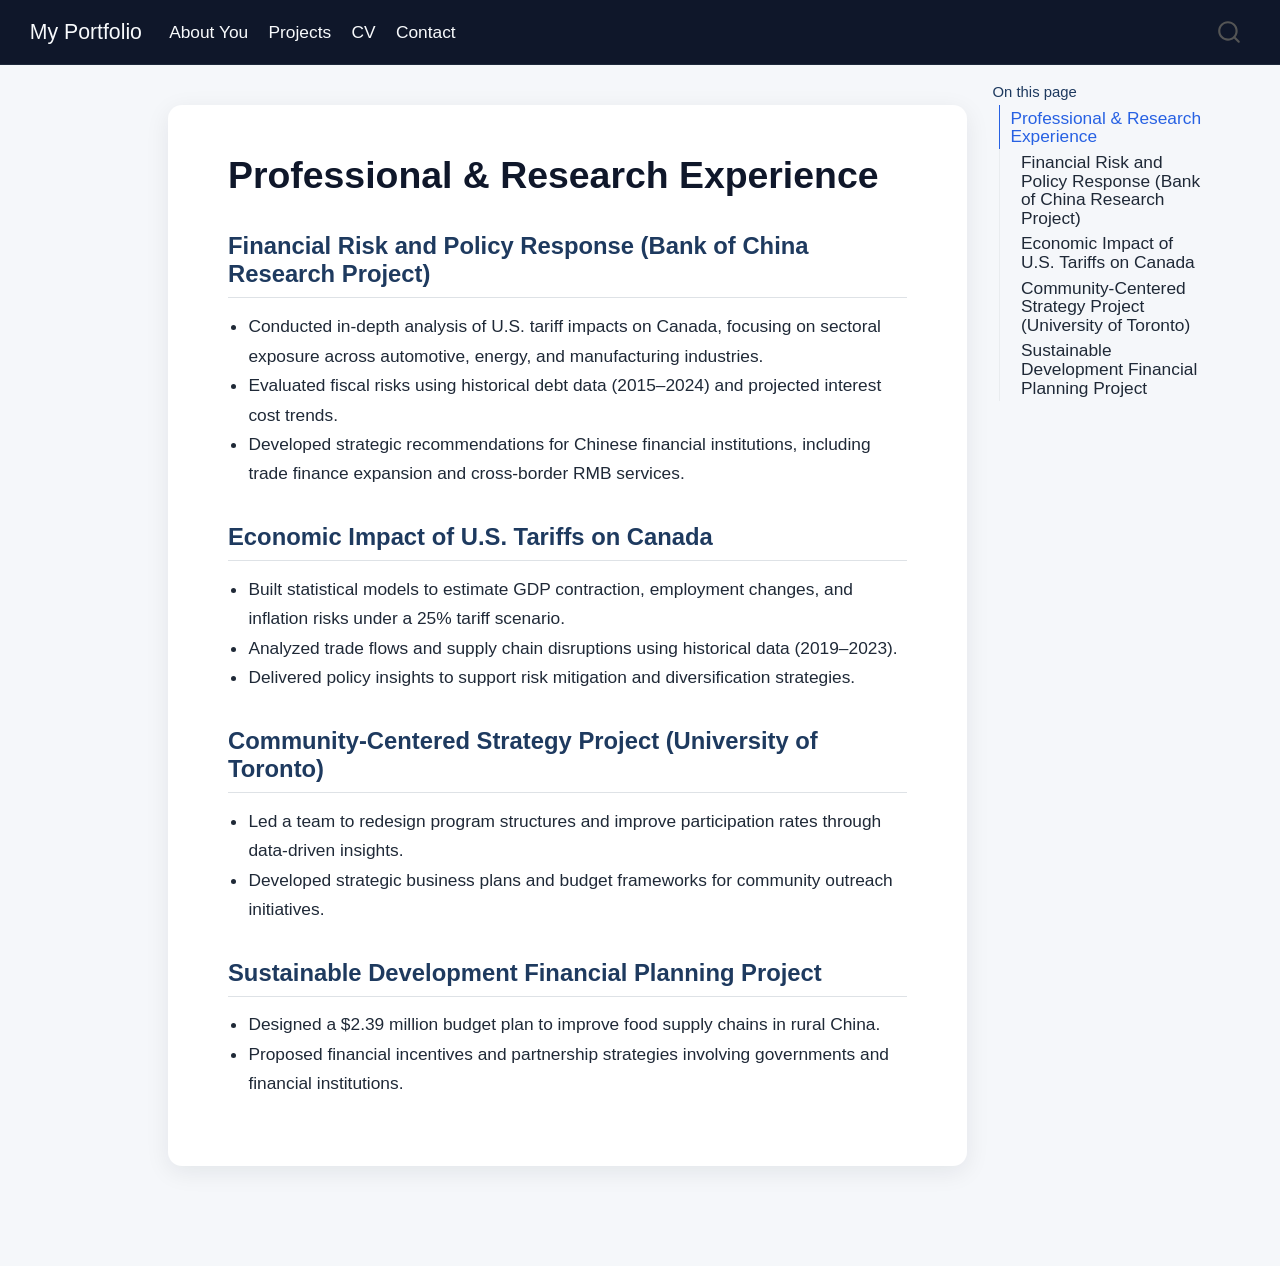
<file: projects.html>
<!DOCTYPE html>
<html xmlns="http://www.w3.org/1999/xhtml" lang="en" xml:lang="en"><head>

<meta charset="utf-8">
<meta name="generator" content="quarto-1.8.27">

<meta name="viewport" content="width=device-width, initial-scale=1.0, user-scalable=yes">


<title>Projects – My Portfolio</title>
<style>
code{white-space: pre-wrap;}
span.smallcaps{font-variant: small-caps;}
div.columns{display: flex; gap: min(4vw, 1.5em);}
div.column{flex: auto; overflow-x: auto;}
div.hanging-indent{margin-left: 1.5em; text-indent: -1.5em;}
ul.task-list{list-style: none;}
ul.task-list li input[type="checkbox"] {
  width: 0.8em;
  margin: 0 0.8em 0.2em -1em; /* quarto-specific, see https://github.com/quarto-dev/quarto-cli/issues/4556 */ 
  vertical-align: middle;
}
</style>


<script src="site_libs/quarto-nav/quarto-nav.js"></script>
<script src="site_libs/quarto-nav/headroom.min.js"></script>
<script src="site_libs/clipboard/clipboard.min.js"></script>
<script src="site_libs/quarto-search/autocomplete.umd.js"></script>
<script src="site_libs/quarto-search/fuse.min.js"></script>
<script src="site_libs/quarto-search/quarto-search.js"></script>
<meta name="quarto:offset" content="./">
<script src="site_libs/quarto-html/quarto.js" type="module"></script>
<script src="site_libs/quarto-html/tabsets/tabsets.js" type="module"></script>
<script src="site_libs/quarto-html/axe/axe-check.js" type="module"></script>
<script src="site_libs/quarto-html/popper.min.js"></script>
<script src="site_libs/quarto-html/tippy.umd.min.js"></script>
<script src="site_libs/quarto-html/anchor.min.js"></script>
<link href="site_libs/quarto-html/tippy.css" rel="stylesheet">
<link href="site_libs/quarto-html/quarto-syntax-highlighting-ed96de9b727972fe78a7b5d16c58bf87.css" rel="stylesheet" id="quarto-text-highlighting-styles">
<script src="site_libs/bootstrap/bootstrap.min.js"></script>
<link href="site_libs/bootstrap/bootstrap-icons.css" rel="stylesheet">
<link href="site_libs/bootstrap/bootstrap-f304bea5e97c0c243d9410a10128cea2.min.css" rel="stylesheet" append-hash="true" id="quarto-bootstrap" data-mode="light">
<script id="quarto-search-options" type="application/json">{
  "location": "navbar",
  "copy-button": false,
  "collapse-after": 3,
  "panel-placement": "end",
  "type": "overlay",
  "limit": 50,
  "keyboard-shortcut": [
    "f",
    "/",
    "s"
  ],
  "show-item-context": false,
  "language": {
    "search-no-results-text": "No results",
    "search-matching-documents-text": "matching documents",
    "search-copy-link-title": "Copy link to search",
    "search-hide-matches-text": "Hide additional matches",
    "search-more-match-text": "more match in this document",
    "search-more-matches-text": "more matches in this document",
    "search-clear-button-title": "Clear",
    "search-text-placeholder": "",
    "search-detached-cancel-button-title": "Cancel",
    "search-submit-button-title": "Submit",
    "search-label": "Search"
  }
}</script>


<link rel="stylesheet" href="styles.css">
</head>

<body class="nav-fixed quarto-light">

<div id="quarto-search-results"></div>
  <header id="quarto-header" class="headroom fixed-top">
    <nav class="navbar navbar-expand-lg " data-bs-theme="dark">
      <div class="navbar-container container-fluid">
      <div class="navbar-brand-container mx-auto">
    <a class="navbar-brand" href="./index.html">
    <span class="navbar-title">My Portfolio</span>
    </a>
  </div>
            <div id="quarto-search" class="" title="Search"></div>
          <button class="navbar-toggler" type="button" data-bs-toggle="collapse" data-bs-target="#navbarCollapse" aria-controls="navbarCollapse" role="menu" aria-expanded="false" aria-label="Toggle navigation" onclick="if (window.quartoToggleHeadroom) { window.quartoToggleHeadroom(); }">
  <span class="navbar-toggler-icon"></span>
</button>
          <div class="collapse navbar-collapse" id="navbarCollapse">
            <ul class="navbar-nav navbar-nav-scroll me-auto">
  <li class="nav-item">
    <a class="nav-link" href="./about.html"> 
<span class="menu-text">About You</span></a>
  </li>  
  <li class="nav-item">
    <a class="nav-link active" href="./projects.html" aria-current="page"> 
<span class="menu-text">Projects</span></a>
  </li>  
  <li class="nav-item">
    <a class="nav-link" href="./cv.html"> 
<span class="menu-text">CV</span></a>
  </li>  
  <li class="nav-item">
    <a class="nav-link" href="./contact.html"> 
<span class="menu-text">Contact</span></a>
  </li>  
</ul>
          </div> <!-- /navcollapse -->
            <div class="quarto-navbar-tools">
</div>
      </div> <!-- /container-fluid -->
    </nav>
</header>
<!-- content -->
<div id="quarto-content" class="quarto-container page-columns page-rows-contents page-layout-article page-navbar">
<!-- sidebar -->
<!-- margin-sidebar -->
    <div id="quarto-margin-sidebar" class="sidebar margin-sidebar">
        <nav id="TOC" role="doc-toc" class="toc-active">
    <h2 id="toc-title">On this page</h2>
   
  <ul>
  <li><a href="#professional-research-experience" id="toc-professional-research-experience" class="nav-link active" data-scroll-target="#professional-research-experience">Professional &amp; Research Experience</a>
  <ul class="collapse">
  <li><a href="#financial-risk-and-policy-response-bank-of-china-research-project" id="toc-financial-risk-and-policy-response-bank-of-china-research-project" class="nav-link" data-scroll-target="#financial-risk-and-policy-response-bank-of-china-research-project">Financial Risk and Policy Response (Bank of China Research Project)</a></li>
  <li><a href="#economic-impact-of-u.s.-tariffs-on-canada" id="toc-economic-impact-of-u.s.-tariffs-on-canada" class="nav-link" data-scroll-target="#economic-impact-of-u.s.-tariffs-on-canada">Economic Impact of U.S. Tariffs on Canada</a></li>
  <li><a href="#community-centered-strategy-project-university-of-toronto" id="toc-community-centered-strategy-project-university-of-toronto" class="nav-link" data-scroll-target="#community-centered-strategy-project-university-of-toronto">Community-Centered Strategy Project (University of Toronto)</a></li>
  <li><a href="#sustainable-development-financial-planning-project" id="toc-sustainable-development-financial-planning-project" class="nav-link" data-scroll-target="#sustainable-development-financial-planning-project">Sustainable Development Financial Planning Project</a></li>
  </ul></li>
  </ul>
</nav>
    </div>
<!-- main -->
<main class="content" id="quarto-document-content">

<header id="title-block-header" class="quarto-title-block default">
<div class="quarto-title">
<h1 class="title">Projects</h1>
</div>



<div class="quarto-title-meta">

    
  
    
  </div>
  


</header>


<section id="professional-research-experience" class="level1">
<h1>Professional &amp; Research Experience</h1>
<section id="financial-risk-and-policy-response-bank-of-china-research-project" class="level2">
<h2 class="anchored" data-anchor-id="financial-risk-and-policy-response-bank-of-china-research-project">Financial Risk and Policy Response (Bank of China Research Project)</h2>
<ul>
<li>Conducted in-depth analysis of U.S. tariff impacts on Canada, focusing on sectoral exposure across automotive, energy, and manufacturing industries.</li>
<li>Evaluated fiscal risks using historical debt data (2015–2024) and projected interest cost trends.</li>
<li>Developed strategic recommendations for Chinese financial institutions, including trade finance expansion and cross-border RMB services.</li>
</ul>
</section>
<section id="economic-impact-of-u.s.-tariffs-on-canada" class="level2">
<h2 class="anchored" data-anchor-id="economic-impact-of-u.s.-tariffs-on-canada">Economic Impact of U.S. Tariffs on Canada</h2>
<ul>
<li>Built statistical models to estimate GDP contraction, employment changes, and inflation risks under a 25% tariff scenario.</li>
<li>Analyzed trade flows and supply chain disruptions using historical data (2019–2023).</li>
<li>Delivered policy insights to support risk mitigation and diversification strategies.</li>
</ul>
</section>
<section id="community-centered-strategy-project-university-of-toronto" class="level2">
<h2 class="anchored" data-anchor-id="community-centered-strategy-project-university-of-toronto">Community-Centered Strategy Project (University of Toronto)</h2>
<ul>
<li>Led a team to redesign program structures and improve participation rates through data-driven insights.</li>
<li>Developed strategic business plans and budget frameworks for community outreach initiatives.</li>
</ul>
</section>
<section id="sustainable-development-financial-planning-project" class="level2">
<h2 class="anchored" data-anchor-id="sustainable-development-financial-planning-project">Sustainable Development Financial Planning Project</h2>
<ul>
<li>Designed a $2.39 million budget plan to improve food supply chains in rural China.</li>
<li>Proposed financial incentives and partnership strategies involving governments and financial institutions.</li>
</ul>


</section>
</section>

</main> <!-- /main -->
<script id="quarto-html-after-body" type="application/javascript">
  window.document.addEventListener("DOMContentLoaded", function (event) {
    const icon = "";
    const anchorJS = new window.AnchorJS();
    anchorJS.options = {
      placement: 'right',
      icon: icon
    };
    anchorJS.add('.anchored');
    const isCodeAnnotation = (el) => {
      for (const clz of el.classList) {
        if (clz.startsWith('code-annotation-')) {                     
          return true;
        }
      }
      return false;
    }
    const onCopySuccess = function(e) {
      // button target
      const button = e.trigger;
      // don't keep focus
      button.blur();
      // flash "checked"
      button.classList.add('code-copy-button-checked');
      var currentTitle = button.getAttribute("title");
      button.setAttribute("title", "Copied!");
      let tooltip;
      if (window.bootstrap) {
        button.setAttribute("data-bs-toggle", "tooltip");
        button.setAttribute("data-bs-placement", "left");
        button.setAttribute("data-bs-title", "Copied!");
        tooltip = new bootstrap.Tooltip(button, 
          { trigger: "manual", 
            customClass: "code-copy-button-tooltip",
            offset: [0, -8]});
        tooltip.show();    
      }
      setTimeout(function() {
        if (tooltip) {
          tooltip.hide();
          button.removeAttribute("data-bs-title");
          button.removeAttribute("data-bs-toggle");
          button.removeAttribute("data-bs-placement");
        }
        button.setAttribute("title", currentTitle);
        button.classList.remove('code-copy-button-checked');
      }, 1000);
      // clear code selection
      e.clearSelection();
    }
    const getTextToCopy = function(trigger) {
      const outerScaffold = trigger.parentElement.cloneNode(true);
      const codeEl = outerScaffold.querySelector('code');
      for (const childEl of codeEl.children) {
        if (isCodeAnnotation(childEl)) {
          childEl.remove();
        }
      }
      return codeEl.innerText;
    }
    const clipboard = new window.ClipboardJS('.code-copy-button:not([data-in-quarto-modal])', {
      text: getTextToCopy
    });
    clipboard.on('success', onCopySuccess);
    if (window.document.getElementById('quarto-embedded-source-code-modal')) {
      const clipboardModal = new window.ClipboardJS('.code-copy-button[data-in-quarto-modal]', {
        text: getTextToCopy,
        container: window.document.getElementById('quarto-embedded-source-code-modal')
      });
      clipboardModal.on('success', onCopySuccess);
    }
      var localhostRegex = new RegExp(/^(?:http|https):\/\/localhost\:?[0-9]*\//);
      var mailtoRegex = new RegExp(/^mailto:/);
        var filterRegex = new RegExp('/' + window.location.host + '/');
      var isInternal = (href) => {
          return filterRegex.test(href) || localhostRegex.test(href) || mailtoRegex.test(href);
      }
      // Inspect non-navigation links and adorn them if external
     var links = window.document.querySelectorAll('a[href]:not(.nav-link):not(.navbar-brand):not(.toc-action):not(.sidebar-link):not(.sidebar-item-toggle):not(.pagination-link):not(.no-external):not([aria-hidden]):not(.dropdown-item):not(.quarto-navigation-tool):not(.about-link)');
      for (var i=0; i<links.length; i++) {
        const link = links[i];
        if (!isInternal(link.href)) {
          // undo the damage that might have been done by quarto-nav.js in the case of
          // links that we want to consider external
          if (link.dataset.originalHref !== undefined) {
            link.href = link.dataset.originalHref;
          }
        }
      }
    function tippyHover(el, contentFn, onTriggerFn, onUntriggerFn) {
      const config = {
        allowHTML: true,
        maxWidth: 500,
        delay: 100,
        arrow: false,
        appendTo: function(el) {
            return el.parentElement;
        },
        interactive: true,
        interactiveBorder: 10,
        theme: 'quarto',
        placement: 'bottom-start',
      };
      if (contentFn) {
        config.content = contentFn;
      }
      if (onTriggerFn) {
        config.onTrigger = onTriggerFn;
      }
      if (onUntriggerFn) {
        config.onUntrigger = onUntriggerFn;
      }
      window.tippy(el, config); 
    }
    const noterefs = window.document.querySelectorAll('a[role="doc-noteref"]');
    for (var i=0; i<noterefs.length; i++) {
      const ref = noterefs[i];
      tippyHover(ref, function() {
        // use id or data attribute instead here
        let href = ref.getAttribute('data-footnote-href') || ref.getAttribute('href');
        try { href = new URL(href).hash; } catch {}
        const id = href.replace(/^#\/?/, "");
        const note = window.document.getElementById(id);
        if (note) {
          return note.innerHTML;
        } else {
          return "";
        }
      });
    }
    const xrefs = window.document.querySelectorAll('a.quarto-xref');
    const processXRef = (id, note) => {
      // Strip column container classes
      const stripColumnClz = (el) => {
        el.classList.remove("page-full", "page-columns");
        if (el.children) {
          for (const child of el.children) {
            stripColumnClz(child);
          }
        }
      }
      stripColumnClz(note)
      if (id === null || id.startsWith('sec-')) {
        // Special case sections, only their first couple elements
        const container = document.createElement("div");
        if (note.children && note.children.length > 2) {
          container.appendChild(note.children[0].cloneNode(true));
          for (let i = 1; i < note.children.length; i++) {
            const child = note.children[i];
            if (child.tagName === "P" && child.innerText === "") {
              continue;
            } else {
              container.appendChild(child.cloneNode(true));
              break;
            }
          }
          if (window.Quarto?.typesetMath) {
            window.Quarto.typesetMath(container);
          }
          return container.innerHTML
        } else {
          if (window.Quarto?.typesetMath) {
            window.Quarto.typesetMath(note);
          }
          return note.innerHTML;
        }
      } else {
        // Remove any anchor links if they are present
        const anchorLink = note.querySelector('a.anchorjs-link');
        if (anchorLink) {
          anchorLink.remove();
        }
        if (window.Quarto?.typesetMath) {
          window.Quarto.typesetMath(note);
        }
        if (note.classList.contains("callout")) {
          return note.outerHTML;
        } else {
          return note.innerHTML;
        }
      }
    }
    for (var i=0; i<xrefs.length; i++) {
      const xref = xrefs[i];
      tippyHover(xref, undefined, function(instance) {
        instance.disable();
        let url = xref.getAttribute('href');
        let hash = undefined; 
        if (url.startsWith('#')) {
          hash = url;
        } else {
          try { hash = new URL(url).hash; } catch {}
        }
        if (hash) {
          const id = hash.replace(/^#\/?/, "");
          const note = window.document.getElementById(id);
          if (note !== null) {
            try {
              const html = processXRef(id, note.cloneNode(true));
              instance.setContent(html);
            } finally {
              instance.enable();
              instance.show();
            }
          } else {
            // See if we can fetch this
            fetch(url.split('#')[0])
            .then(res => res.text())
            .then(html => {
              const parser = new DOMParser();
              const htmlDoc = parser.parseFromString(html, "text/html");
              const note = htmlDoc.getElementById(id);
              if (note !== null) {
                const html = processXRef(id, note);
                instance.setContent(html);
              } 
            }).finally(() => {
              instance.enable();
              instance.show();
            });
          }
        } else {
          // See if we can fetch a full url (with no hash to target)
          // This is a special case and we should probably do some content thinning / targeting
          fetch(url)
          .then(res => res.text())
          .then(html => {
            const parser = new DOMParser();
            const htmlDoc = parser.parseFromString(html, "text/html");
            const note = htmlDoc.querySelector('main.content');
            if (note !== null) {
              // This should only happen for chapter cross references
              // (since there is no id in the URL)
              // remove the first header
              if (note.children.length > 0 && note.children[0].tagName === "HEADER") {
                note.children[0].remove();
              }
              const html = processXRef(null, note);
              instance.setContent(html);
            } 
          }).finally(() => {
            instance.enable();
            instance.show();
          });
        }
      }, function(instance) {
      });
    }
        let selectedAnnoteEl;
        const selectorForAnnotation = ( cell, annotation) => {
          let cellAttr = 'data-code-cell="' + cell + '"';
          let lineAttr = 'data-code-annotation="' +  annotation + '"';
          const selector = 'span[' + cellAttr + '][' + lineAttr + ']';
          return selector;
        }
        const selectCodeLines = (annoteEl) => {
          const doc = window.document;
          const targetCell = annoteEl.getAttribute("data-target-cell");
          const targetAnnotation = annoteEl.getAttribute("data-target-annotation");
          const annoteSpan = window.document.querySelector(selectorForAnnotation(targetCell, targetAnnotation));
          const lines = annoteSpan.getAttribute("data-code-lines").split(",");
          const lineIds = lines.map((line) => {
            return targetCell + "-" + line;
          })
          let top = null;
          let height = null;
          let parent = null;
          if (lineIds.length > 0) {
              //compute the position of the single el (top and bottom and make a div)
              const el = window.document.getElementById(lineIds[0]);
              top = el.offsetTop;
              height = el.offsetHeight;
              parent = el.parentElement.parentElement;
            if (lineIds.length > 1) {
              const lastEl = window.document.getElementById(lineIds[lineIds.length - 1]);
              const bottom = lastEl.offsetTop + lastEl.offsetHeight;
              height = bottom - top;
            }
            if (top !== null && height !== null && parent !== null) {
              // cook up a div (if necessary) and position it 
              let div = window.document.getElementById("code-annotation-line-highlight");
              if (div === null) {
                div = window.document.createElement("div");
                div.setAttribute("id", "code-annotation-line-highlight");
                div.style.position = 'absolute';
                parent.appendChild(div);
              }
              div.style.top = top - 2 + "px";
              div.style.height = height + 4 + "px";
              div.style.left = 0;
              let gutterDiv = window.document.getElementById("code-annotation-line-highlight-gutter");
              if (gutterDiv === null) {
                gutterDiv = window.document.createElement("div");
                gutterDiv.setAttribute("id", "code-annotation-line-highlight-gutter");
                gutterDiv.style.position = 'absolute';
                const codeCell = window.document.getElementById(targetCell);
                const gutter = codeCell.querySelector('.code-annotation-gutter');
                gutter.appendChild(gutterDiv);
              }
              gutterDiv.style.top = top - 2 + "px";
              gutterDiv.style.height = height + 4 + "px";
            }
            selectedAnnoteEl = annoteEl;
          }
        };
        const unselectCodeLines = () => {
          const elementsIds = ["code-annotation-line-highlight", "code-annotation-line-highlight-gutter"];
          elementsIds.forEach((elId) => {
            const div = window.document.getElementById(elId);
            if (div) {
              div.remove();
            }
          });
          selectedAnnoteEl = undefined;
        };
          // Handle positioning of the toggle
      window.addEventListener(
        "resize",
        throttle(() => {
          elRect = undefined;
          if (selectedAnnoteEl) {
            selectCodeLines(selectedAnnoteEl);
          }
        }, 10)
      );
      function throttle(fn, ms) {
      let throttle = false;
      let timer;
        return (...args) => {
          if(!throttle) { // first call gets through
              fn.apply(this, args);
              throttle = true;
          } else { // all the others get throttled
              if(timer) clearTimeout(timer); // cancel #2
              timer = setTimeout(() => {
                fn.apply(this, args);
                timer = throttle = false;
              }, ms);
          }
        };
      }
        // Attach click handler to the DT
        const annoteDls = window.document.querySelectorAll('dt[data-target-cell]');
        for (const annoteDlNode of annoteDls) {
          annoteDlNode.addEventListener('click', (event) => {
            const clickedEl = event.target;
            if (clickedEl !== selectedAnnoteEl) {
              unselectCodeLines();
              const activeEl = window.document.querySelector('dt[data-target-cell].code-annotation-active');
              if (activeEl) {
                activeEl.classList.remove('code-annotation-active');
              }
              selectCodeLines(clickedEl);
              clickedEl.classList.add('code-annotation-active');
            } else {
              // Unselect the line
              unselectCodeLines();
              clickedEl.classList.remove('code-annotation-active');
            }
          });
        }
    const findCites = (el) => {
      const parentEl = el.parentElement;
      if (parentEl) {
        const cites = parentEl.dataset.cites;
        if (cites) {
          return {
            el,
            cites: cites.split(' ')
          };
        } else {
          return findCites(el.parentElement)
        }
      } else {
        return undefined;
      }
    };
    var bibliorefs = window.document.querySelectorAll('a[role="doc-biblioref"]');
    for (var i=0; i<bibliorefs.length; i++) {
      const ref = bibliorefs[i];
      const citeInfo = findCites(ref);
      if (citeInfo) {
        tippyHover(citeInfo.el, function() {
          var popup = window.document.createElement('div');
          citeInfo.cites.forEach(function(cite) {
            var citeDiv = window.document.createElement('div');
            citeDiv.classList.add('hanging-indent');
            citeDiv.classList.add('csl-entry');
            var biblioDiv = window.document.getElementById('ref-' + cite);
            if (biblioDiv) {
              citeDiv.innerHTML = biblioDiv.innerHTML;
            }
            popup.appendChild(citeDiv);
          });
          return popup.innerHTML;
        });
      }
    }
  });
  </script>
</div> <!-- /content -->




</body></html>
</file>
<file: site_libs/quarto-html/tippy.css>
.tippy-box[data-animation=fade][data-state=hidden]{opacity:0}[data-tippy-root]{max-width:calc(100vw - 10px)}.tippy-box{position:relative;background-color:#333;color:#fff;border-radius:4px;font-size:14px;line-height:1.4;white-space:normal;outline:0;transition-property:transform,visibility,opacity}.tippy-box[data-placement^=top]>.tippy-arrow{bottom:0}.tippy-box[data-placement^=top]>.tippy-arrow:before{bottom:-7px;left:0;border-width:8px 8px 0;border-top-color:initial;transform-origin:center top}.tippy-box[data-placement^=bottom]>.tippy-arrow{top:0}.tippy-box[data-placement^=bottom]>.tippy-arrow:before{top:-7px;left:0;border-width:0 8px 8px;border-bottom-color:initial;transform-origin:center bottom}.tippy-box[data-placement^=left]>.tippy-arrow{right:0}.tippy-box[data-placement^=left]>.tippy-arrow:before{border-width:8px 0 8px 8px;border-left-color:initial;right:-7px;transform-origin:center left}.tippy-box[data-placement^=right]>.tippy-arrow{left:0}.tippy-box[data-placement^=right]>.tippy-arrow:before{left:-7px;border-width:8px 8px 8px 0;border-right-color:initial;transform-origin:center right}.tippy-box[data-inertia][data-state=visible]{transition-timing-function:cubic-bezier(.54,1.5,.38,1.11)}.tippy-arrow{width:16px;height:16px;color:#333}.tippy-arrow:before{content:"";position:absolute;border-color:transparent;border-style:solid}.tippy-content{position:relative;padding:5px 9px;z-index:1}
</file>
<file: site_libs/quarto-html/quarto-syntax-highlighting-ed96de9b727972fe78a7b5d16c58bf87.css>
/* quarto syntax highlight colors */
:root {
  --quarto-hl-ot-color: #003B4F;
  --quarto-hl-at-color: #657422;
  --quarto-hl-ss-color: #20794D;
  --quarto-hl-an-color: #5E5E5E;
  --quarto-hl-fu-color: #4758AB;
  --quarto-hl-st-color: #20794D;
  --quarto-hl-cf-color: #003B4F;
  --quarto-hl-op-color: #5E5E5E;
  --quarto-hl-er-color: #AD0000;
  --quarto-hl-bn-color: #AD0000;
  --quarto-hl-al-color: #AD0000;
  --quarto-hl-va-color: #111111;
  --quarto-hl-bu-color: inherit;
  --quarto-hl-ex-color: inherit;
  --quarto-hl-pp-color: #AD0000;
  --quarto-hl-in-color: #5E5E5E;
  --quarto-hl-vs-color: #20794D;
  --quarto-hl-wa-color: #5E5E5E;
  --quarto-hl-do-color: #5E5E5E;
  --quarto-hl-im-color: #00769E;
  --quarto-hl-ch-color: #20794D;
  --quarto-hl-dt-color: #AD0000;
  --quarto-hl-fl-color: #AD0000;
  --quarto-hl-co-color: #5E5E5E;
  --quarto-hl-cv-color: #5E5E5E;
  --quarto-hl-cn-color: #8f5902;
  --quarto-hl-sc-color: #5E5E5E;
  --quarto-hl-dv-color: #AD0000;
  --quarto-hl-kw-color: #003B4F;
}

/* other quarto variables */
:root {
  --quarto-font-monospace: SFMono-Regular, Menlo, Monaco, Consolas, "Liberation Mono", "Courier New", monospace;
}

/* syntax highlight based on Pandoc's rules */
pre > code.sourceCode > span {
  color: #003B4F;
}

code.sourceCode > span {
  color: #003B4F;
}

div.sourceCode,
div.sourceCode pre.sourceCode {
  color: #003B4F;
}

/* Normal */
code span {
  color: #003B4F;
}

/* Alert */
code span.al {
  color: #AD0000;
  font-style: inherit;
}

/* Annotation */
code span.an {
  color: #5E5E5E;
  font-style: inherit;
}

/* Attribute */
code span.at {
  color: #657422;
  font-style: inherit;
}

/* BaseN */
code span.bn {
  color: #AD0000;
  font-style: inherit;
}

/* BuiltIn */
code span.bu {
  font-style: inherit;
}

/* ControlFlow */
code span.cf {
  color: #003B4F;
  font-weight: bold;
  font-style: inherit;
}

/* Char */
code span.ch {
  color: #20794D;
  font-style: inherit;
}

/* Constant */
code span.cn {
  color: #8f5902;
  font-style: inherit;
}

/* Comment */
code span.co {
  color: #5E5E5E;
  font-style: inherit;
}

/* CommentVar */
code span.cv {
  color: #5E5E5E;
  font-style: italic;
}

/* Documentation */
code span.do {
  color: #5E5E5E;
  font-style: italic;
}

/* DataType */
code span.dt {
  color: #AD0000;
  font-style: inherit;
}

/* DecVal */
code span.dv {
  color: #AD0000;
  font-style: inherit;
}

/* Error */
code span.er {
  color: #AD0000;
  font-style: inherit;
}

/* Extension */
code span.ex {
  font-style: inherit;
}

/* Float */
code span.fl {
  color: #AD0000;
  font-style: inherit;
}

/* Function */
code span.fu {
  color: #4758AB;
  font-style: inherit;
}

/* Import */
code span.im {
  color: #00769E;
  font-style: inherit;
}

/* Information */
code span.in {
  color: #5E5E5E;
  font-style: inherit;
}

/* Keyword */
code span.kw {
  color: #003B4F;
  font-weight: bold;
  font-style: inherit;
}

/* Operator */
code span.op {
  color: #5E5E5E;
  font-style: inherit;
}

/* Other */
code span.ot {
  color: #003B4F;
  font-style: inherit;
}

/* Preprocessor */
code span.pp {
  color: #AD0000;
  font-style: inherit;
}

/* SpecialChar */
code span.sc {
  color: #5E5E5E;
  font-style: inherit;
}

/* SpecialString */
code span.ss {
  color: #20794D;
  font-style: inherit;
}

/* String */
code span.st {
  color: #20794D;
  font-style: inherit;
}

/* Variable */
code span.va {
  color: #111111;
  font-style: inherit;
}

/* VerbatimString */
code span.vs {
  color: #20794D;
  font-style: inherit;
}

/* Warning */
code span.wa {
  color: #5E5E5E;
  font-style: italic;
}

.prevent-inlining {
  content: "</";
}

/*# sourceMappingURL=0920dd6d7437995b8cdf7429764427b1.css.map */
</file>
<file: styles.css>
body {
  font-family: "Segoe UI", Arial, sans-serif;
  background-color: #f5f7fa;
  color: #1f2937;
  line-height: 1.7;
}

.navbar {
  background-color: #0f172a !important;
  border-bottom: 1px solid #1e293b;
}

.navbar-brand,
.navbar-nav .nav-link {
  color: #f8fafc !important;
  font-weight: 500;
}

.navbar-nav .nav-link:hover {
  color: #cbd5e1 !important;
}

#title-block-header,
.quarto-title-banner {
  display: none;
}

main.content {
  background: white;
  max-width: 950px;
  margin: 40px auto;
  padding: 50px 60px;
  border-radius: 14px;
  box-shadow: 0 6px 24px rgba(15, 23, 42, 0.08);
}

h1 {
  color: #0f172a;
  font-size: 2.2rem;
  font-weight: 700;
  margin-bottom: 1rem;
}

h2 {
  color: #1e3a5f;
  font-size: 1.4rem;
  font-weight: 600;
  margin-top: 2rem;
  margin-bottom: 0.8rem;
}

h3 {
  color: #334155;
  font-size: 1.1rem;
  font-weight: 600;
}

p, li {
  font-size: 1.02rem;
}

a {
  color: #1d4ed8;
  text-decoration: none;
}

a:hover {
  text-decoration: underline;
}

img {
  border-radius: 12px;
  margin: 10px 0 20px 0;
}

ul {
  padding-left: 1.2rem;
}
</file>
